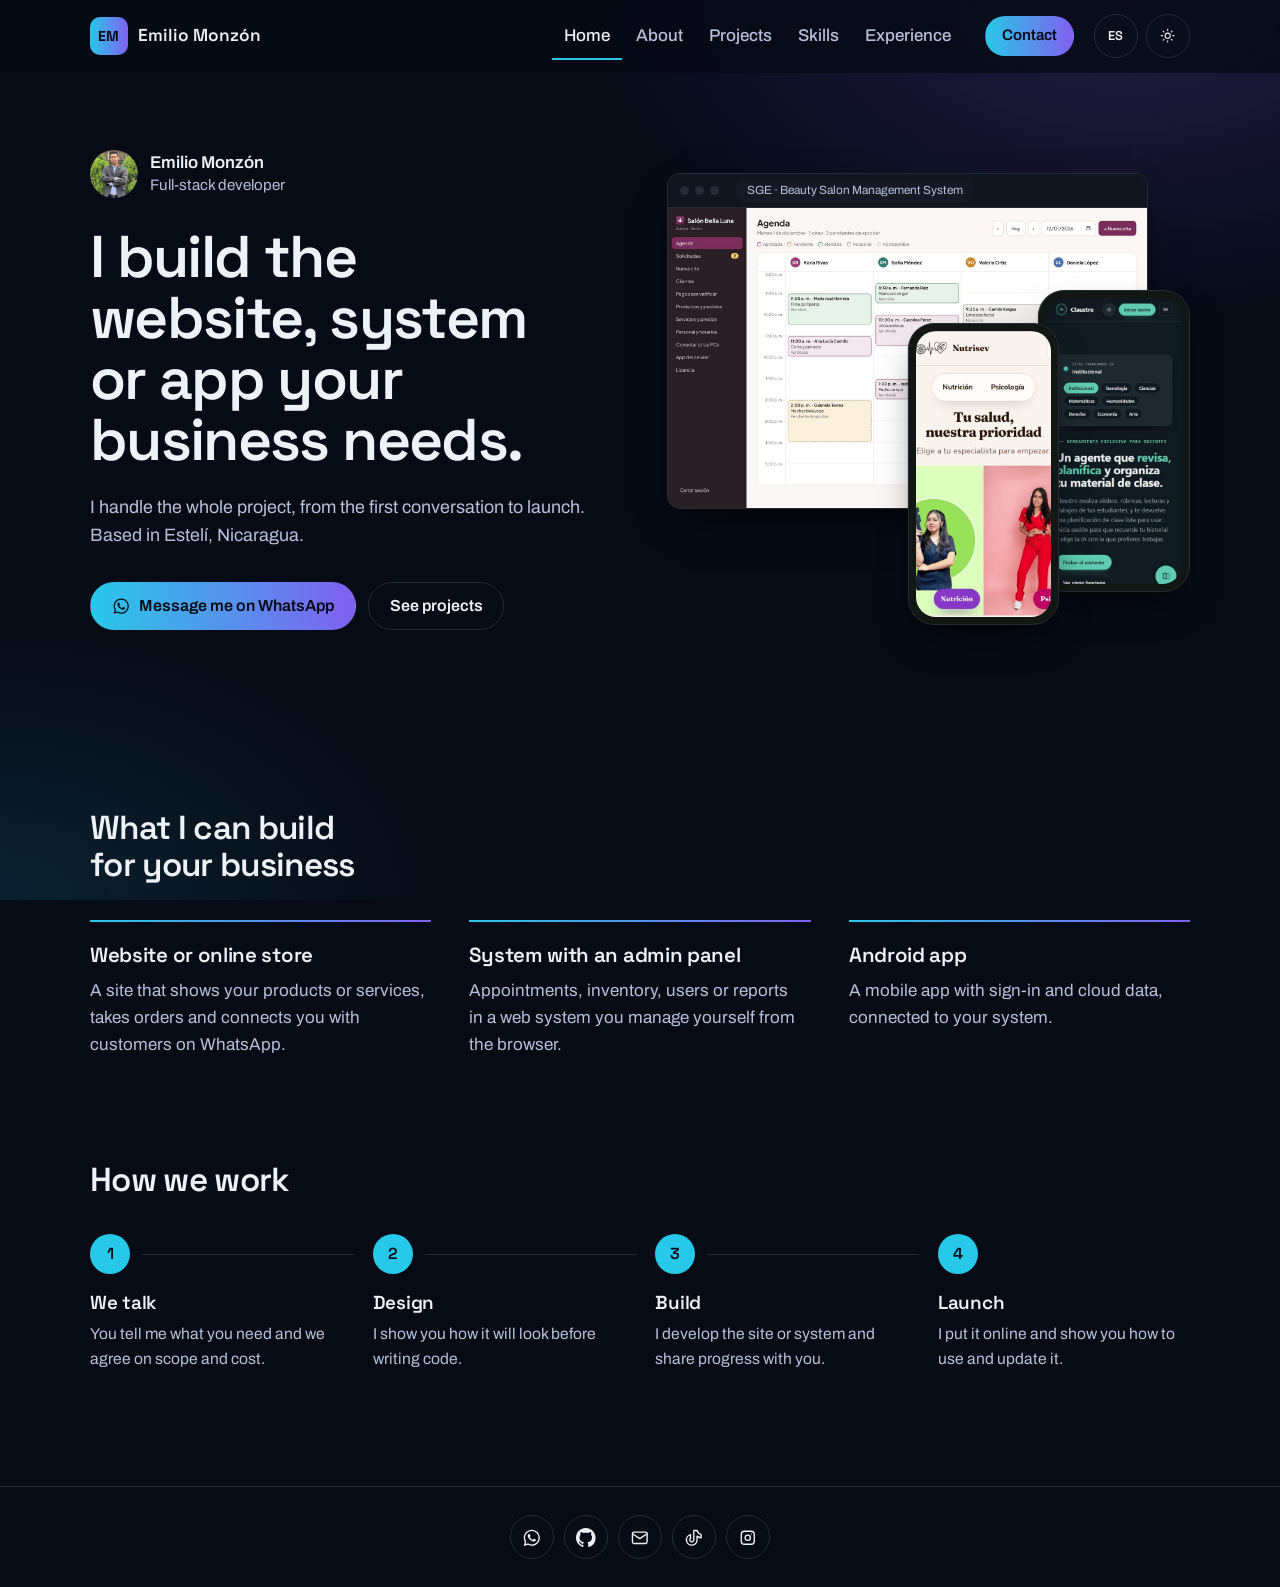
<file: index.html>
<!DOCTYPE html>
<html lang="es">
<head>
<meta charset="UTF-8">
<meta name="viewport" content="width=device-width, initial-scale=1, viewport-fit=cover">
<title>Emilio Monzón · Desarrollador web y móvil en Nicaragua</title>
<meta name="description" content="Construyo la web, el sistema o la app que tu negocio necesita: sitios, tiendas en línea, sistemas con panel de administración y apps Android. Estelí, Nicaragua.">
<link rel="canonical" href="https://www.slevenlio27.com/">
<meta property="og:type" content="website">
<meta property="og:locale" content="es_NI">
<meta property="og:site_name" content="Emilio Monzón">
<meta property="og:title" content="Emilio Monzón · Desarrollador web y móvil en Nicaragua">
<meta property="og:description" content="Construyo la web, el sistema o la app que tu negocio necesita: sitios, tiendas en línea, sistemas con panel de administración y apps Android. Estelí, Nicaragua.">
<meta property="og:url" content="https://www.slevenlio27.com/">
<meta property="og:image" content="https://www.slevenlio27.com/img/og.jpg?v=2">
<meta property="og:image:width" content="1200">
<meta property="og:image:height" content="630">
<meta property="og:image:alt" content="Emilio Monzón, desarrollador full stack, con capturas de sus proyectos">
<meta name="twitter:card" content="summary_large_image">
<meta name="twitter:image" content="https://www.slevenlio27.com/img/og.jpg?v=2">
<meta name="theme-color" content="#070B16">
<script>try{var m=localStorage.getItem("theme");if(m==="dark"||m==="light")document.documentElement.dataset.theme=m;}catch(e){}</script>
<link rel="preconnect" href="https://fonts.googleapis.com">
<link rel="preconnect" href="https://fonts.gstatic.com" crossorigin>
<link href="https://fonts.googleapis.com/css2?family=Archivo:wght@400;500;600&family=Space+Grotesk:wght@500;600;700&display=swap" rel="stylesheet">
<link rel="stylesheet" href="css/estilos.css">
<!--icon:start--><link rel="icon" href="data:image/svg+xml,<svg xmlns='http://www.w3.org/2000/svg' viewBox='0 0 32 32'><rect width='32' height='32' rx='8' fill='%2328C8E8'/><text x='16' y='21.5' font-family='Arial' font-weight='700' font-size='14' text-anchor='middle' fill='%23070B16'>EM</text></svg>"><!--icon:end-->
<!--ld:start--><script type="application/ld+json">{"@context":"https://schema.org","@graph":[{"@type":"WebSite","@id":"https://www.slevenlio27.com/#website","url":"https://www.slevenlio27.com/","name":"Emilio Monzón","inLanguage":"es","publisher":{"@id":"https://www.slevenlio27.com/#person"}},{"@type":"Person","@id":"https://www.slevenlio27.com/#person","name":"Emilio Monzón","jobTitle":"Desarrollador Full Stack","url":"https://www.slevenlio27.com/","image":"https://www.slevenlio27.com/img/subidas/whatsapp-image-2026-10-21-at-11-47-27-pm-1792648119784.jpg","description":"Emilio Monzón, desarrollador full stack: sitios web, sistemas y apps Android para negocios en Nicaragua.","address":{"@type":"PostalAddress","addressLocality":"Estelí","addressCountry":"NI"},"sameAs":["https://github.com/slevenlio27","https://www.tiktok.com/@slevenlio27","https://www.instagram.com/slevenlio27/?hl=es-la"],"knowsAbout":["Python","FastAPI","MySQL","PostgreSQL","React","Flutter","Git","Linux","VS Code","Supabase","Excel","Claude Code","Gemini"]},{"@type":"ProfessionalService","@id":"https://www.slevenlio27.com/#service","name":"Emilio Monzón · Desarrollo web y móvil","url":"https://www.slevenlio27.com/","image":"https://www.slevenlio27.com/img/og.jpg","description":"Emilio Monzón, desarrollador full stack: sitios web, sistemas y apps Android para negocios en Nicaragua.","founder":{"@id":"https://www.slevenlio27.com/#person"},"areaServed":{"@type":"Country","name":"Nicaragua"},"address":{"@type":"PostalAddress","addressLocality":"Estelí","addressCountry":"NI"},"email":"slevenlio27@gmail.com","telephone":"+50586036776","makesOffer":[{"@type":"Offer","itemOffered":{"@type":"Service","name":"Sitios web y tiendas en línea"}},{"@type":"Offer","itemOffered":{"@type":"Service","name":"Sistemas con panel de administración"}},{"@type":"Offer","itemOffered":{"@type":"Service","name":"Apps Android"}}]}]}</script><!--ld:end-->
</head>
<body data-page="inicio">
<a class="skip" href="#main">Saltar al contenido</a>
<div id="root"><!--pre:start--><header class="site-header" id="header">
  <div class="wrap header-row">
    <a class="brand" href="/" aria-label="Emilio Monzón, Inicio">
      <span class="brand-mark" aria-hidden="true">EM</span>
      <span class="brand-name">Emilio Monzón</span>
    </a>
    <nav class="nav" id="nav" aria-label="Secciones">
      <ul><li><a href="/" aria-current="page">Inicio</a></li><li><a href="/sobre-mi">Sobre mí</a></li><li><a href="/proyectos">Proyectos</a></li><li><a href="/habilidades">Habilidades</a></li><li><a href="/experiencia">Experiencia</a></li></ul>
      <a class="btn btn-cta btn-sm nav-cta" href="/contacto">Contacto</a>
      <div class="nav-tools"><button class="icon-btn" type="button" data-lang="" aria-label="View in English"><span class="lang-code">EN</span></button>
      <button class="icon-btn" type="button" data-theme-toggle="" aria-label="Activar modo claro"><svg viewBox="0 0 24 24" fill="none" stroke="currentColor" stroke-width="1.7" stroke-linecap="round" stroke-linejoin="round" aria-hidden="true"><circle cx="12" cy="12" r="4"></circle><path d="M12 2v2M12 20v2M4.9 4.9l1.4 1.4M17.7 17.7l1.4 1.4M2 12h2M20 12h2M4.9 19.1l1.4-1.4M17.7 6.3l1.4-1.4"></path></svg></button></div>
    </nav>
    <div class="header-tools">
      <div class="desk-tools"><button class="icon-btn" type="button" data-lang="" aria-label="View in English"><span class="lang-code">EN</span></button>
      <button class="icon-btn" type="button" data-theme-toggle="" aria-label="Activar modo claro"><svg viewBox="0 0 24 24" fill="none" stroke="currentColor" stroke-width="1.7" stroke-linecap="round" stroke-linejoin="round" aria-hidden="true"><circle cx="12" cy="12" r="4"></circle><path d="M12 2v2M12 20v2M4.9 4.9l1.4 1.4M17.7 17.7l1.4 1.4M2 12h2M20 12h2M4.9 19.1l1.4-1.4M17.7 6.3l1.4-1.4"></path></svg></button></div>
      <a class="btn btn-cta btn-sm mobile-cta" href="/contacto">Contacto</a>
      <button class="icon-btn menu-btn" type="button" data-menu="" aria-expanded="false" aria-controls="nav" aria-label="Menú"><svg viewBox="0 0 24 24" fill="none" stroke="currentColor" stroke-width="1.7" stroke-linecap="round" stroke-linejoin="round" aria-hidden="true"><path d="M4 7h16M4 12h16M4 17h16"></path></svg></button>
    </div>
  </div>
</header><main id="main" class="page page-inicio">
<section class="hero wrap">
  <div class="hero-copy">
    <p class="hero-who"><span class="avatar"><img src="img/subidas/whatsapp-image-2026-10-21-at-11-47-27-pm-1792648119784.jpg" alt="" onerror="this.remove()"></span><span><strong>Emilio Monzón</strong><span>Desarrollador Full Stack</span></span></p>
    <h1>Construyo la web, el sistema o la app que tu negocio necesita.</h1>
    <p class="lead">Me encargo de todo el proyecto, de la primera conversación a la publicación. Trabajo desde Estelí, Nicaragua.</p>
    <div class="hero-actions"><a class="btn btn-cta " href="https://wa.me/50586036776?text=Hola%20Emilio%2C%20vi%20tu%20portafolio%20y%20quiero%20hablar%20sobre%20un%20proyecto." target="_blank" rel="noopener"><svg viewBox="0 0 24 24" fill="currentColor" aria-hidden="true"><path d="M12.04 2C6.58 2 2.13 6.45 2.13 11.91c0 1.75.46 3.45 1.32 4.95L2.05 22l5.25-1.38a9.87 9.87 0 0 0 4.74 1.21c5.46 0 9.91-4.45 9.91-9.91S17.5 2 12.04 2Zm0 18.15c-1.48 0-2.93-.4-4.2-1.15l-.3-.18-3.12.82.83-3.04-.2-.31a8.2 8.2 0 0 1-1.26-4.38c0-4.54 3.7-8.24 8.25-8.24 4.54 0 8.24 3.7 8.24 8.24 0 4.55-3.7 8.24-8.24 8.24Zm4.52-6.16c-.25-.12-1.47-.72-1.69-.81-.23-.08-.39-.12-.56.13-.17.24-.64.8-.78.97-.15.17-.29.19-.54.06-.25-.12-1.05-.39-1.99-1.23-.74-.66-1.23-1.47-1.38-1.72-.14-.25-.01-.38.11-.5.11-.11.25-.29.37-.43.13-.15.17-.25.25-.42.08-.17.04-.31-.02-.43-.06-.13-.56-1.34-.76-1.84-.2-.48-.41-.42-.56-.43h-.48c-.17 0-.43.06-.66.31-.22.25-.86.85-.86 2.07 0 1.22.89 2.4 1.01 2.56.12.17 1.75 2.67 4.23 3.74.59.26 1.05.41 1.41.52.59.19 1.13.16 1.56.1.48-.07 1.47-.6 1.67-1.18.21-.58.21-1.07.15-1.18-.06-.1-.22-.16-.47-.28Z"></path></svg><span>Escríbeme por WhatsApp</span></a><a class="btn btn-ghost" href="/proyectos">Ver proyectos</a></div>
  </div>
  <div class="collage"><figure class="device browser c-wide">
      <div class="browser-bar" aria-hidden="true"><i></i><i></i><i></i><span>SGE · Sistema de Gestión Estética</span></div>
      <div class="browser-screen" style="--r:0.625"><span class="shot-initials" aria-hidden="true">S·</span><img src="img/subidas/sge-pc-agenda.jpg" alt="Captura de SGE · Sistema de Gestión Estética" loading="eager" decoding="async" onerror="this.remove()"></div></figure><figure class="device phone c-tall c-tall-1"><div class="phone-screen"><span class="shot-initials" aria-hidden="true">C</span><img src="img/subidas/claustro-movil.jpg" alt="Captura de Claustro" loading="eager" decoding="async" onerror="this.remove()"></div></figure><figure class="device phone c-tall c-tall-2"><div class="phone-screen"><span class="shot-initials" aria-hidden="true">N</span><img src="img/subidas/506060-1795162133405.jpg" alt="Captura de Nutrisev" loading="eager" decoding="async" onerror="this.remove()"></div></figure></div>
</section>
<section class="block wrap" aria-labelledby="svc-title">
  <h2 id="svc-title" class="block-title">Qué puedo hacer por tu negocio</h2>
  <ul class="services"><li><h3>Sitio web o tienda en línea</h3><p>Una página que muestra tus productos o servicios, recibe pedidos y te conecta con tus clientes por WhatsApp.</p></li><li><h3>Sistema con panel de administración</h3><p>Citas, inventario, usuarios o reportes en un sistema web que tú mismo administras desde el navegador.</p></li><li><h3>App Android</h3><p>Una aplicación móvil con inicio de sesión y datos en la nube, conectada a tu sistema.</p></li></ul>
</section>
<section class="block wrap" aria-labelledby="proc-title">
  <h2 id="proc-title" class="block-title">Cómo trabajamos</h2>
  <ol class="process"><li><h3>Conversamos</h3><p>Me cuentas qué necesitas y definimos juntos el alcance y el costo.</p></li><li><h3>Diseño</h3><p>Te muestro cómo se verá antes de empezar a programar.</p></li><li><h3>Construyo</h3><p>Desarrollo el sitio o el sistema y te enseño los avances.</p></li><li><h3>Publico</h3><p>Lo dejo en línea y te explico cómo usarlo y actualizarlo.</p></li></ol>
</section></main><footer class="site-footer"><div class="wrap footer-row"><ul class="socials "><li><a href="https://wa.me/50586036776?text=Hola%20Emilio%2C%20vi%20tu%20portafolio%20y%20quiero%20hablar%20sobre%20un%20proyecto." aria-label="WhatsApp" target="_blank" rel="noopener"><svg viewBox="0 0 24 24" fill="currentColor" aria-hidden="true"><path d="M12.04 2C6.58 2 2.13 6.45 2.13 11.91c0 1.75.46 3.45 1.32 4.95L2.05 22l5.25-1.38a9.87 9.87 0 0 0 4.74 1.21c5.46 0 9.91-4.45 9.91-9.91S17.5 2 12.04 2Zm0 18.15c-1.48 0-2.93-.4-4.2-1.15l-.3-.18-3.12.82.83-3.04-.2-.31a8.2 8.2 0 0 1-1.26-4.38c0-4.54 3.7-8.24 8.25-8.24 4.54 0 8.24 3.7 8.24 8.24 0 4.55-3.7 8.24-8.24 8.24Zm4.52-6.16c-.25-.12-1.47-.72-1.69-.81-.23-.08-.39-.12-.56.13-.17.24-.64.8-.78.97-.15.17-.29.19-.54.06-.25-.12-1.05-.39-1.99-1.23-.74-.66-1.23-1.47-1.38-1.72-.14-.25-.01-.38.11-.5.11-.11.25-.29.37-.43.13-.15.17-.25.25-.42.08-.17.04-.31-.02-.43-.06-.13-.56-1.34-.76-1.84-.2-.48-.41-.42-.56-.43h-.48c-.17 0-.43.06-.66.31-.22.25-.86.85-.86 2.07 0 1.22.89 2.4 1.01 2.56.12.17 1.75 2.67 4.23 3.74.59.26 1.05.41 1.41.52.59.19 1.13.16 1.56.1.48-.07 1.47-.6 1.67-1.18.21-.58.21-1.07.15-1.18-.06-.1-.22-.16-.47-.28Z"></path></svg></a></li><li><a href="https://github.com/slevenlio27" aria-label="GitHub" target="_blank" rel="noopener"><svg viewBox="0 0 16 16" fill="currentColor" aria-hidden="true"><path d="M8 0C3.58 0 0 3.58 0 8c0 3.54 2.29 6.53 5.47 7.59.4.07.55-.17.55-.38 0-.19-.01-.82-.01-1.49-2.01.37-2.53-.49-2.69-.94-.09-.23-.48-.94-.82-1.13-.28-.15-.68-.52-.01-.53.63-.01 1.08.58 1.23.82.72 1.21 1.87.87 2.33.66.07-.52.28-.87.51-1.07-1.78-.2-3.64-.89-3.64-3.95 0-.87.31-1.59.82-2.15-.08-.2-.36-1.02.08-2.12 0 0 .67-.21 2.2.82.64-.18 1.32-.27 2-.27.68 0 1.36.09 2 .27 1.53-1.04 2.2-.82 2.2-.82.44 1.1.16 1.92.08 2.12.51.56.82 1.27.82 2.15 0 3.07-1.87 3.75-3.65 3.95.29.25.54.73.54 1.48 0 1.07-.01 1.93-.01 2.2 0 .21.15.46.55.38A8.01 8.01 0 0 0 16 8c0-4.42-3.58-8-8-8z"></path></svg></a></li><li><a href="mailto:slevenlio27@gmail.com" aria-label="Email"><svg viewBox="0 0 24 24" fill="none" stroke="currentColor" stroke-width="1.7" stroke-linecap="round" stroke-linejoin="round" aria-hidden="true"><rect x="3" y="5" width="18" height="14" rx="2"></rect><path d="m3 7 9 6 9-6"></path></svg></a></li><li><a href="https://www.tiktok.com/@slevenlio27" aria-label="TikTok" target="_blank" rel="noopener"><svg viewBox="0 0 24 24" fill="none" stroke="currentColor" stroke-width="1.7" stroke-linecap="round" stroke-linejoin="round" aria-hidden="true"><path d="M21 7.9v4a10 10 0 0 1-5-1.9v4.5a6.5 6.5 0 1 1-8-6.3v4.3a2.5 2.5 0 1 0 4 2V3h4.1A6 6 0 0 0 21 7.9z"></path></svg></a></li><li><a href="https://www.instagram.com/slevenlio27/?hl=es-la" aria-label="Instagram" target="_blank" rel="noopener"><svg viewBox="0 0 24 24" fill="none" stroke="currentColor" stroke-width="1.7" stroke-linecap="round" stroke-linejoin="round" aria-hidden="true"><rect x="4" y="4" width="16" height="16" rx="4"></rect><circle cx="12" cy="12" r="3.2"></circle><path d="M16.5 7.5v.01"></path></svg></a></li></ul></div></footer><!--pre:end--></div>
<noscript><p style="padding:2rem">Este sitio necesita JavaScript para mostrar su contenido.</p></noscript>
<script src="js/app.js"></script>
</body>
</html>
</file>
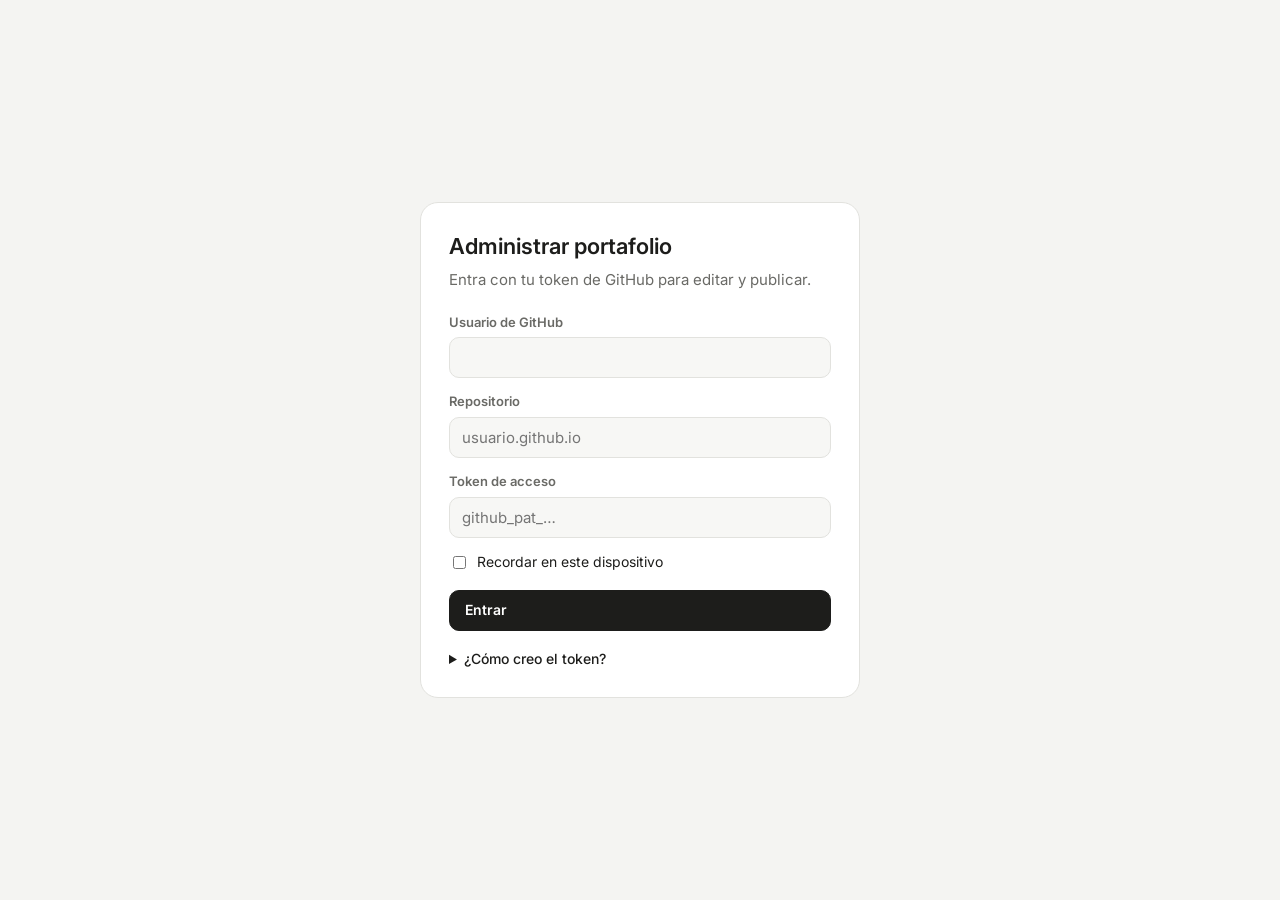
<file: admin.html>
<!DOCTYPE html>
<html lang="es">
<head>
<meta charset="UTF-8">
<meta name="viewport" content="width=device-width, initial-scale=1, viewport-fit=cover">
<meta name="robots" content="noindex, nofollow">
<title>Administrar portafolio</title>
<link rel="preconnect" href="https://fonts.googleapis.com">
<link rel="preconnect" href="https://fonts.gstatic.com" crossorigin>
<link href="https://fonts.googleapis.com/css2?family=Inter:wght@400;500;600&display=swap" rel="stylesheet">
<link rel="stylesheet" href="css/admin.css">
<link rel="icon" href="data:image/svg+xml,<svg xmlns='http://www.w3.org/2000/svg' viewBox='0 0 100 100'><text y='.9em' font-size='90'>🛠️</text></svg>">
</head>
<body>
<div id="app"></div>
<script src="js/admin.js"></script>
</body>
</html>
</file>
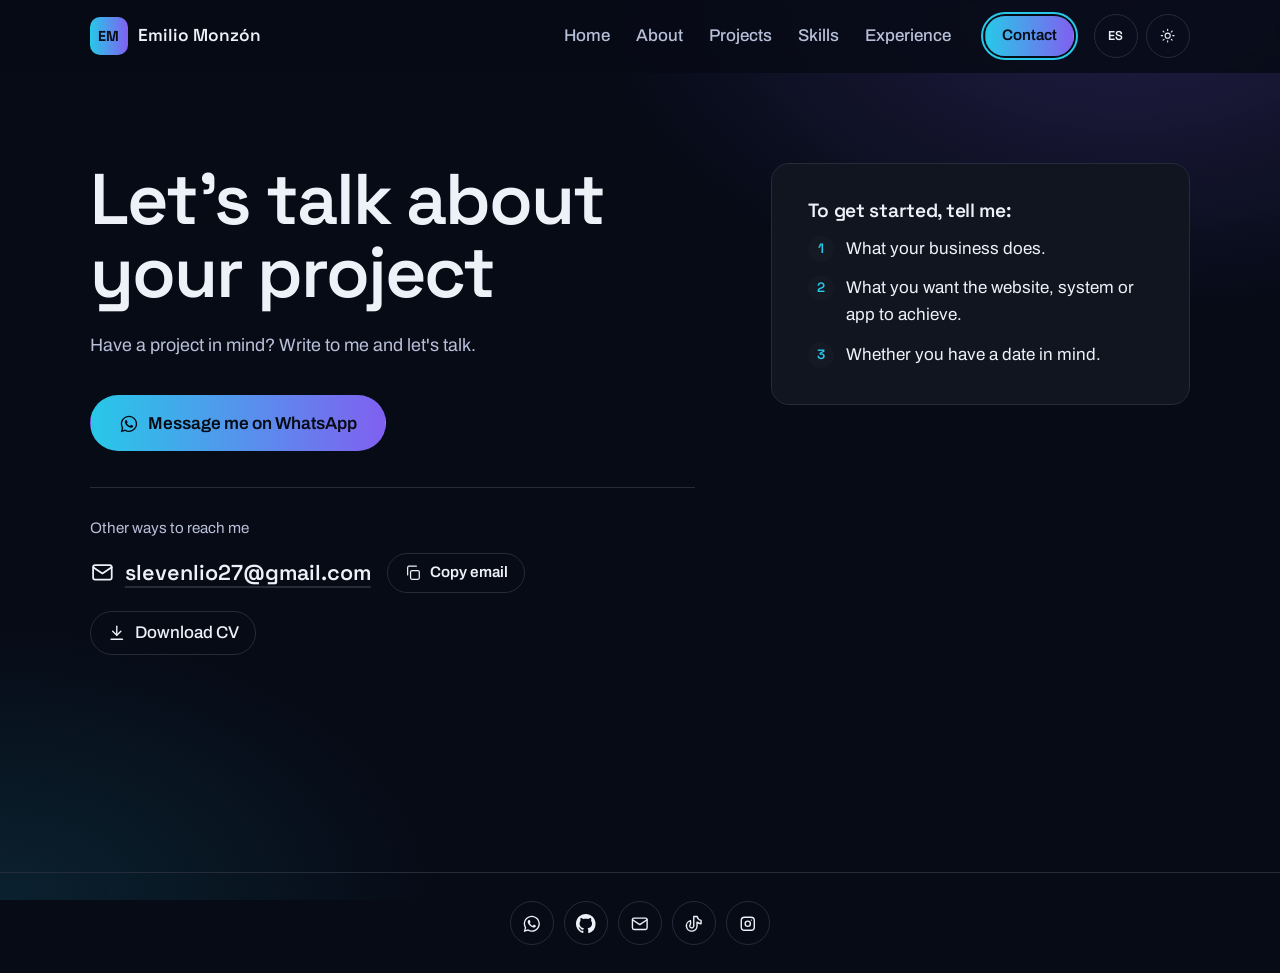
<file: contacto.html>
<!DOCTYPE html>
<html lang="es">
<head>
<meta charset="UTF-8">
<meta name="viewport" content="width=device-width, initial-scale=1, viewport-fit=cover">
<title>Contacto · Cotiza tu sitio web, sistema o app · Emilio Monzón</title>
<meta name="description" content="Cuéntame qué necesita tu negocio y lo construimos. Escríbeme por WhatsApp al +505 8603 6776 o por correo para cotizar tu sitio, sistema o app en Nicaragua.">
<link rel="canonical" href="https://www.slevenlio27.com/contacto">
<meta property="og:type" content="website">
<meta property="og:locale" content="es_NI">
<meta property="og:site_name" content="Emilio Monzón">
<meta property="og:title" content="Contacto · Cotiza tu sitio web, sistema o app · Emilio Monzón">
<meta property="og:description" content="Cuéntame qué necesita tu negocio y lo construimos. Escríbeme por WhatsApp al +505 8603 6776 o por correo para cotizar tu sitio, sistema o app en Nicaragua.">
<meta property="og:url" content="https://www.slevenlio27.com/contacto">
<meta property="og:image" content="https://www.slevenlio27.com/img/og.jpg?v=2">
<meta property="og:image:width" content="1200">
<meta property="og:image:height" content="630">
<meta property="og:image:alt" content="Emilio Monzón, desarrollador full stack, con capturas de sus proyectos">
<meta name="twitter:card" content="summary_large_image">
<meta name="twitter:image" content="https://www.slevenlio27.com/img/og.jpg?v=2">
<meta name="theme-color" content="#070B16">
<script>try{var m=localStorage.getItem("theme");if(m==="dark"||m==="light")document.documentElement.dataset.theme=m;}catch(e){}</script>
<link rel="preconnect" href="https://fonts.googleapis.com">
<link rel="preconnect" href="https://fonts.gstatic.com" crossorigin>
<link href="https://fonts.googleapis.com/css2?family=Archivo:wght@400;500;600&family=Space+Grotesk:wght@500;600;700&display=swap" rel="stylesheet">
<link rel="stylesheet" href="css/estilos.css">
<!--icon:start--><link rel="icon" href="data:image/svg+xml,<svg xmlns='http://www.w3.org/2000/svg' viewBox='0 0 32 32'><rect width='32' height='32' rx='8' fill='%2328C8E8'/><text x='16' y='21.5' font-family='Arial' font-weight='700' font-size='14' text-anchor='middle' fill='%23070B16'>EM</text></svg>"><!--icon:end-->
<!--ld:start--><script type="application/ld+json">{"@context":"https://schema.org","@graph":[{"@type":"WebSite","@id":"https://www.slevenlio27.com/#website","url":"https://www.slevenlio27.com/","name":"Emilio Monzón","inLanguage":"es","publisher":{"@id":"https://www.slevenlio27.com/#person"}},{"@type":"Person","@id":"https://www.slevenlio27.com/#person","name":"Emilio Monzón","jobTitle":"Desarrollador Full Stack","url":"https://www.slevenlio27.com/","image":"https://www.slevenlio27.com/img/subidas/whatsapp-image-2026-10-21-at-11-47-27-pm-1792648119784.jpg","description":"Emilio Monzón, desarrollador full stack: sitios web, sistemas y apps Android para negocios en Nicaragua.","address":{"@type":"PostalAddress","addressLocality":"Estelí","addressCountry":"NI"},"sameAs":["https://github.com/slevenlio27","https://www.tiktok.com/@slevenlio27","https://www.instagram.com/slevenlio27/?hl=es-la"],"knowsAbout":["Python","FastAPI","MySQL","PostgreSQL","React","Flutter","Git","Linux","VS Code","Supabase","Excel","Claude Code","Gemini"]},{"@type":"ProfessionalService","@id":"https://www.slevenlio27.com/#service","name":"Emilio Monzón · Desarrollo web y móvil","url":"https://www.slevenlio27.com/","image":"https://www.slevenlio27.com/img/og.jpg","description":"Emilio Monzón, desarrollador full stack: sitios web, sistemas y apps Android para negocios en Nicaragua.","founder":{"@id":"https://www.slevenlio27.com/#person"},"areaServed":{"@type":"Country","name":"Nicaragua"},"address":{"@type":"PostalAddress","addressLocality":"Estelí","addressCountry":"NI"},"email":"slevenlio27@gmail.com","telephone":"+50586036776","makesOffer":[{"@type":"Offer","itemOffered":{"@type":"Service","name":"Sitios web y tiendas en línea"}},{"@type":"Offer","itemOffered":{"@type":"Service","name":"Sistemas con panel de administración"}},{"@type":"Offer","itemOffered":{"@type":"Service","name":"Apps Android"}}]},{"@type":"BreadcrumbList","itemListElement":[{"@type":"ListItem","position":1,"name":"Inicio","item":"https://www.slevenlio27.com/"},{"@type":"ListItem","position":2,"name":"Contacto","item":"https://www.slevenlio27.com/contacto"}]}]}</script><!--ld:end-->
</head>
<body data-page="contacto">
<a class="skip" href="#main">Saltar al contenido</a>
<div id="root"><!--pre:start--><header class="site-header" id="header">
  <div class="wrap header-row">
    <a class="brand" href="/" aria-label="Emilio Monzón, Inicio">
      <span class="brand-mark" aria-hidden="true">EM</span>
      <span class="brand-name">Emilio Monzón</span>
    </a>
    <nav class="nav" id="nav" aria-label="Secciones">
      <ul><li><a href="/">Inicio</a></li><li><a href="/sobre-mi">Sobre mí</a></li><li><a href="/proyectos">Proyectos</a></li><li><a href="/habilidades">Habilidades</a></li><li><a href="/experiencia">Experiencia</a></li></ul>
      <a class="btn btn-cta btn-sm nav-cta" href="/contacto" aria-current="page">Contacto</a>
      <div class="nav-tools"><button class="icon-btn" type="button" data-lang="" aria-label="View in English"><span class="lang-code">EN</span></button>
      <button class="icon-btn" type="button" data-theme-toggle="" aria-label="Activar modo claro"><svg viewBox="0 0 24 24" fill="none" stroke="currentColor" stroke-width="1.7" stroke-linecap="round" stroke-linejoin="round" aria-hidden="true"><circle cx="12" cy="12" r="4"></circle><path d="M12 2v2M12 20v2M4.9 4.9l1.4 1.4M17.7 17.7l1.4 1.4M2 12h2M20 12h2M4.9 19.1l1.4-1.4M17.7 6.3l1.4-1.4"></path></svg></button></div>
    </nav>
    <div class="header-tools">
      <div class="desk-tools"><button class="icon-btn" type="button" data-lang="" aria-label="View in English"><span class="lang-code">EN</span></button>
      <button class="icon-btn" type="button" data-theme-toggle="" aria-label="Activar modo claro"><svg viewBox="0 0 24 24" fill="none" stroke="currentColor" stroke-width="1.7" stroke-linecap="round" stroke-linejoin="round" aria-hidden="true"><circle cx="12" cy="12" r="4"></circle><path d="M12 2v2M12 20v2M4.9 4.9l1.4 1.4M17.7 17.7l1.4 1.4M2 12h2M20 12h2M4.9 19.1l1.4-1.4M17.7 6.3l1.4-1.4"></path></svg></button></div>
      <a class="btn btn-cta btn-sm mobile-cta" href="/contacto" aria-current="page">Contacto</a>
      <button class="icon-btn menu-btn" type="button" data-menu="" aria-expanded="false" aria-controls="nav" aria-label="Menú"><svg viewBox="0 0 24 24" fill="none" stroke="currentColor" stroke-width="1.7" stroke-linecap="round" stroke-linejoin="round" aria-hidden="true"><path d="M4 7h16M4 12h16M4 17h16"></path></svg></button>
    </div>
  </div>
</header><main id="main" class="page page-contacto"><section class="wrap contact">
  <div class="contact-main">
    <h1>Hablemos de tu proyecto</h1>
    <p class="lead">¿Tienes un proyecto que deseas realizar? Escríbeme y conversemos.</p>
    <div class="contact-actions"><a class="btn btn-cta btn-lg" href="https://wa.me/50586036776?text=Hola%20Emilio%2C%20vi%20tu%20portafolio%20y%20quiero%20hablar%20sobre%20un%20proyecto." target="_blank" rel="noopener"><svg viewBox="0 0 24 24" fill="currentColor" aria-hidden="true"><path d="M12.04 2C6.58 2 2.13 6.45 2.13 11.91c0 1.75.46 3.45 1.32 4.95L2.05 22l5.25-1.38a9.87 9.87 0 0 0 4.74 1.21c5.46 0 9.91-4.45 9.91-9.91S17.5 2 12.04 2Zm0 18.15c-1.48 0-2.93-.4-4.2-1.15l-.3-.18-3.12.82.83-3.04-.2-.31a8.2 8.2 0 0 1-1.26-4.38c0-4.54 3.7-8.24 8.25-8.24 4.54 0 8.24 3.7 8.24 8.24 0 4.55-3.7 8.24-8.24 8.24Zm4.52-6.16c-.25-.12-1.47-.72-1.69-.81-.23-.08-.39-.12-.56.13-.17.24-.64.8-.78.97-.15.17-.29.19-.54.06-.25-.12-1.05-.39-1.99-1.23-.74-.66-1.23-1.47-1.38-1.72-.14-.25-.01-.38.11-.5.11-.11.25-.29.37-.43.13-.15.17-.25.25-.42.08-.17.04-.31-.02-.43-.06-.13-.56-1.34-.76-1.84-.2-.48-.41-.42-.56-.43h-.48c-.17 0-.43.06-.66.31-.22.25-.86.85-.86 2.07 0 1.22.89 2.4 1.01 2.56.12.17 1.75 2.67 4.23 3.74.59.26 1.05.41 1.41.52.59.19 1.13.16 1.56.1.48-.07 1.47-.6 1.67-1.18.21-.58.21-1.07.15-1.18-.06-.1-.22-.16-.47-.28Z"></path></svg><span>Escríbeme por WhatsApp</span></a></div>
    <div class="email-row"><p class="contact-alt">Otras formas de contacto</p>
      <a class="email-link" href="mailto:slevenlio27@gmail.com"><svg viewBox="0 0 24 24" fill="none" stroke="currentColor" stroke-width="1.7" stroke-linecap="round" stroke-linejoin="round" aria-hidden="true"><rect x="3" y="5" width="18" height="14" rx="2"></rect><path d="m3 7 9 6 9-6"></path></svg><span>slevenlio27@gmail.com</span></a>
      <button class="btn btn-ghost btn-sm" type="button" data-copy=""><svg viewBox="0 0 24 24" fill="none" stroke="currentColor" stroke-width="1.7" stroke-linecap="round" stroke-linejoin="round" aria-hidden="true"><rect x="9" y="9" width="12" height="12" rx="2"></rect><path d="M5 15V5a2 2 0 0 1 2-2h10"></path></svg><span>Copiar correo</span></button>
      <span class="visually-hidden" role="status" aria-live="polite" data-copy-status=""></span>
    </div>
    <ul class="contact-more"><li><a href="archivos/cv-norman-peralta-1795742427002.pdf" download="CV_Norman_Peralta.pdf"><svg viewBox="0 0 24 24" fill="none" stroke="currentColor" stroke-width="1.7" stroke-linecap="round" stroke-linejoin="round" aria-hidden="true"><path d="M12 4v11"></path><path d="m7 10 5 5 5-5"></path><path d="M5 20h14"></path></svg><span>Descargar CV</span></a></li></ul>
  </div>
  <aside class="brief" aria-labelledby="brief-title">
    <h2 id="brief-title">Para empezar, cuéntame:</h2>
    <ol><li>A qué se dedica tu negocio.</li><li>Qué quieres lograr con la web, el sistema o la app.</li><li>Si tienes una fecha en mente.</li></ol>
  </aside>
</section></main><footer class="site-footer"><div class="wrap footer-row"><ul class="socials "><li><a href="https://wa.me/50586036776?text=Hola%20Emilio%2C%20vi%20tu%20portafolio%20y%20quiero%20hablar%20sobre%20un%20proyecto." aria-label="WhatsApp" target="_blank" rel="noopener"><svg viewBox="0 0 24 24" fill="currentColor" aria-hidden="true"><path d="M12.04 2C6.58 2 2.13 6.45 2.13 11.91c0 1.75.46 3.45 1.32 4.95L2.05 22l5.25-1.38a9.87 9.87 0 0 0 4.74 1.21c5.46 0 9.91-4.45 9.91-9.91S17.5 2 12.04 2Zm0 18.15c-1.48 0-2.93-.4-4.2-1.15l-.3-.18-3.12.82.83-3.04-.2-.31a8.2 8.2 0 0 1-1.26-4.38c0-4.54 3.7-8.24 8.25-8.24 4.54 0 8.24 3.7 8.24 8.24 0 4.55-3.7 8.24-8.24 8.24Zm4.52-6.16c-.25-.12-1.47-.72-1.69-.81-.23-.08-.39-.12-.56.13-.17.24-.64.8-.78.97-.15.17-.29.19-.54.06-.25-.12-1.05-.39-1.99-1.23-.74-.66-1.23-1.47-1.38-1.72-.14-.25-.01-.38.11-.5.11-.11.25-.29.37-.43.13-.15.17-.25.25-.42.08-.17.04-.31-.02-.43-.06-.13-.56-1.34-.76-1.84-.2-.48-.41-.42-.56-.43h-.48c-.17 0-.43.06-.66.31-.22.25-.86.85-.86 2.07 0 1.22.89 2.4 1.01 2.56.12.17 1.75 2.67 4.23 3.74.59.26 1.05.41 1.41.52.59.19 1.13.16 1.56.1.48-.07 1.47-.6 1.67-1.18.21-.58.21-1.07.15-1.18-.06-.1-.22-.16-.47-.28Z"></path></svg></a></li><li><a href="https://github.com/slevenlio27" aria-label="GitHub" target="_blank" rel="noopener"><svg viewBox="0 0 16 16" fill="currentColor" aria-hidden="true"><path d="M8 0C3.58 0 0 3.58 0 8c0 3.54 2.29 6.53 5.47 7.59.4.07.55-.17.55-.38 0-.19-.01-.82-.01-1.49-2.01.37-2.53-.49-2.69-.94-.09-.23-.48-.94-.82-1.13-.28-.15-.68-.52-.01-.53.63-.01 1.08.58 1.23.82.72 1.21 1.87.87 2.33.66.07-.52.28-.87.51-1.07-1.78-.2-3.64-.89-3.64-3.95 0-.87.31-1.59.82-2.15-.08-.2-.36-1.02.08-2.12 0 0 .67-.21 2.2.82.64-.18 1.32-.27 2-.27.68 0 1.36.09 2 .27 1.53-1.04 2.2-.82 2.2-.82.44 1.1.16 1.92.08 2.12.51.56.82 1.27.82 2.15 0 3.07-1.87 3.75-3.65 3.95.29.25.54.73.54 1.48 0 1.07-.01 1.93-.01 2.2 0 .21.15.46.55.38A8.01 8.01 0 0 0 16 8c0-4.42-3.58-8-8-8z"></path></svg></a></li><li><a href="mailto:slevenlio27@gmail.com" aria-label="Email"><svg viewBox="0 0 24 24" fill="none" stroke="currentColor" stroke-width="1.7" stroke-linecap="round" stroke-linejoin="round" aria-hidden="true"><rect x="3" y="5" width="18" height="14" rx="2"></rect><path d="m3 7 9 6 9-6"></path></svg></a></li><li><a href="https://www.tiktok.com/@slevenlio27" aria-label="TikTok" target="_blank" rel="noopener"><svg viewBox="0 0 24 24" fill="none" stroke="currentColor" stroke-width="1.7" stroke-linecap="round" stroke-linejoin="round" aria-hidden="true"><path d="M21 7.9v4a10 10 0 0 1-5-1.9v4.5a6.5 6.5 0 1 1-8-6.3v4.3a2.5 2.5 0 1 0 4 2V3h4.1A6 6 0 0 0 21 7.9z"></path></svg></a></li><li><a href="https://www.instagram.com/slevenlio27/?hl=es-la" aria-label="Instagram" target="_blank" rel="noopener"><svg viewBox="0 0 24 24" fill="none" stroke="currentColor" stroke-width="1.7" stroke-linecap="round" stroke-linejoin="round" aria-hidden="true"><rect x="4" y="4" width="16" height="16" rx="4"></rect><circle cx="12" cy="12" r="3.2"></circle><path d="M16.5 7.5v.01"></path></svg></a></li></ul></div></footer><!--pre:end--></div>
<noscript><p style="padding:2rem">Este sitio necesita JavaScript para mostrar su contenido.</p></noscript>
<script src="js/app.js"></script>
</body>
</html>
</file>
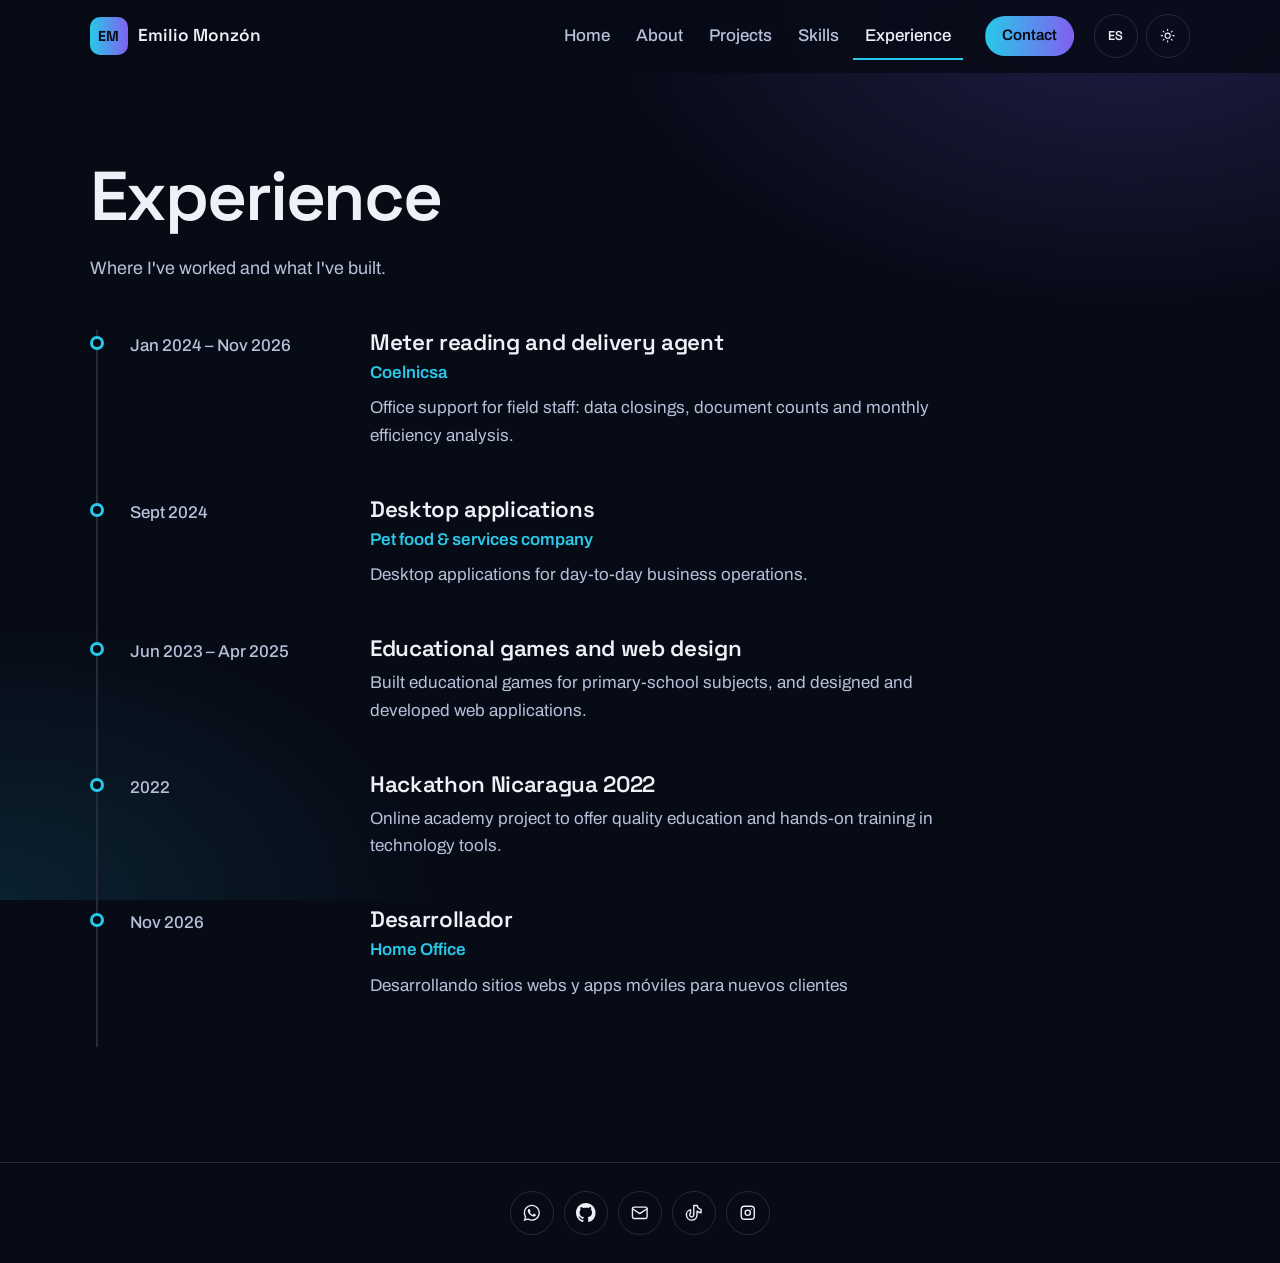
<file: experiencia.html>
<!DOCTYPE html>
<html lang="es">
<head>
<meta charset="UTF-8">
<meta name="viewport" content="width=device-width, initial-scale=1, viewport-fit=cover">
<title>Experiencia · Emilio Monzón, desarrollador web y móvil</title>
<meta name="description" content="Experiencia profesional y proyectos de Emilio Monzón: dónde ha trabajado y qué ha construido como desarrollador full stack en Estelí, Nicaragua.">
<link rel="canonical" href="https://www.slevenlio27.com/experiencia">
<meta property="og:type" content="website">
<meta property="og:locale" content="es_NI">
<meta property="og:site_name" content="Emilio Monzón">
<meta property="og:title" content="Experiencia · Emilio Monzón, desarrollador web y móvil">
<meta property="og:description" content="Experiencia profesional y proyectos de Emilio Monzón: dónde ha trabajado y qué ha construido como desarrollador full stack en Estelí, Nicaragua.">
<meta property="og:url" content="https://www.slevenlio27.com/experiencia">
<meta property="og:image" content="https://www.slevenlio27.com/img/og.jpg?v=2">
<meta property="og:image:width" content="1200">
<meta property="og:image:height" content="630">
<meta property="og:image:alt" content="Emilio Monzón, desarrollador full stack, con capturas de sus proyectos">
<meta name="twitter:card" content="summary_large_image">
<meta name="twitter:image" content="https://www.slevenlio27.com/img/og.jpg?v=2">
<meta name="theme-color" content="#070B16">
<script>try{var m=localStorage.getItem("theme");if(m==="dark"||m==="light")document.documentElement.dataset.theme=m;}catch(e){}</script>
<link rel="preconnect" href="https://fonts.googleapis.com">
<link rel="preconnect" href="https://fonts.gstatic.com" crossorigin>
<link href="https://fonts.googleapis.com/css2?family=Archivo:wght@400;500;600&family=Space+Grotesk:wght@500;600;700&display=swap" rel="stylesheet">
<link rel="stylesheet" href="css/estilos.css">
<!--icon:start--><link rel="icon" href="data:image/svg+xml,<svg xmlns='http://www.w3.org/2000/svg' viewBox='0 0 32 32'><rect width='32' height='32' rx='8' fill='%2328C8E8'/><text x='16' y='21.5' font-family='Arial' font-weight='700' font-size='14' text-anchor='middle' fill='%23070B16'>EM</text></svg>"><!--icon:end-->
<!--ld:start--><script type="application/ld+json">{"@context":"https://schema.org","@graph":[{"@type":"WebSite","@id":"https://www.slevenlio27.com/#website","url":"https://www.slevenlio27.com/","name":"Emilio Monzón","inLanguage":"es","publisher":{"@id":"https://www.slevenlio27.com/#person"}},{"@type":"Person","@id":"https://www.slevenlio27.com/#person","name":"Emilio Monzón","jobTitle":"Desarrollador Full Stack","url":"https://www.slevenlio27.com/","image":"https://www.slevenlio27.com/img/subidas/whatsapp-image-2026-10-21-at-11-47-27-pm-1792648119784.jpg","description":"Emilio Monzón, desarrollador full stack: sitios web, sistemas y apps Android para negocios en Nicaragua.","address":{"@type":"PostalAddress","addressLocality":"Estelí","addressCountry":"NI"},"sameAs":["https://github.com/slevenlio27","https://www.tiktok.com/@slevenlio27","https://www.instagram.com/slevenlio27/?hl=es-la"],"knowsAbout":["Python","FastAPI","MySQL","PostgreSQL","React","Flutter","Git","Linux","VS Code","Supabase","Excel","Claude Code","Gemini"]},{"@type":"ProfessionalService","@id":"https://www.slevenlio27.com/#service","name":"Emilio Monzón · Desarrollo web y móvil","url":"https://www.slevenlio27.com/","image":"https://www.slevenlio27.com/img/og.jpg","description":"Emilio Monzón, desarrollador full stack: sitios web, sistemas y apps Android para negocios en Nicaragua.","founder":{"@id":"https://www.slevenlio27.com/#person"},"areaServed":{"@type":"Country","name":"Nicaragua"},"address":{"@type":"PostalAddress","addressLocality":"Estelí","addressCountry":"NI"},"email":"slevenlio27@gmail.com","telephone":"+50586036776","makesOffer":[{"@type":"Offer","itemOffered":{"@type":"Service","name":"Sitios web y tiendas en línea"}},{"@type":"Offer","itemOffered":{"@type":"Service","name":"Sistemas con panel de administración"}},{"@type":"Offer","itemOffered":{"@type":"Service","name":"Apps Android"}}]},{"@type":"BreadcrumbList","itemListElement":[{"@type":"ListItem","position":1,"name":"Inicio","item":"https://www.slevenlio27.com/"},{"@type":"ListItem","position":2,"name":"Experiencia","item":"https://www.slevenlio27.com/experiencia"}]}]}</script><!--ld:end-->
</head>
<body data-page="experiencia">
<a class="skip" href="#main">Saltar al contenido</a>
<div id="root"><!--pre:start--><header class="site-header" id="header">
  <div class="wrap header-row">
    <a class="brand" href="/" aria-label="Emilio Monzón, Inicio">
      <span class="brand-mark" aria-hidden="true">EM</span>
      <span class="brand-name">Emilio Monzón</span>
    </a>
    <nav class="nav" id="nav" aria-label="Secciones">
      <ul><li><a href="/">Inicio</a></li><li><a href="/sobre-mi">Sobre mí</a></li><li><a href="/proyectos">Proyectos</a></li><li><a href="/habilidades">Habilidades</a></li><li><a href="/experiencia" aria-current="page">Experiencia</a></li></ul>
      <a class="btn btn-cta btn-sm nav-cta" href="/contacto">Contacto</a>
      <div class="nav-tools"><button class="icon-btn" type="button" data-lang="" aria-label="View in English"><span class="lang-code">EN</span></button>
      <button class="icon-btn" type="button" data-theme-toggle="" aria-label="Activar modo claro"><svg viewBox="0 0 24 24" fill="none" stroke="currentColor" stroke-width="1.7" stroke-linecap="round" stroke-linejoin="round" aria-hidden="true"><circle cx="12" cy="12" r="4"></circle><path d="M12 2v2M12 20v2M4.9 4.9l1.4 1.4M17.7 17.7l1.4 1.4M2 12h2M20 12h2M4.9 19.1l1.4-1.4M17.7 6.3l1.4-1.4"></path></svg></button></div>
    </nav>
    <div class="header-tools">
      <div class="desk-tools"><button class="icon-btn" type="button" data-lang="" aria-label="View in English"><span class="lang-code">EN</span></button>
      <button class="icon-btn" type="button" data-theme-toggle="" aria-label="Activar modo claro"><svg viewBox="0 0 24 24" fill="none" stroke="currentColor" stroke-width="1.7" stroke-linecap="round" stroke-linejoin="round" aria-hidden="true"><circle cx="12" cy="12" r="4"></circle><path d="M12 2v2M12 20v2M4.9 4.9l1.4 1.4M17.7 17.7l1.4 1.4M2 12h2M20 12h2M4.9 19.1l1.4-1.4M17.7 6.3l1.4-1.4"></path></svg></button></div>
      <a class="btn btn-cta btn-sm mobile-cta" href="/contacto">Contacto</a>
      <button class="icon-btn menu-btn" type="button" data-menu="" aria-expanded="false" aria-controls="nav" aria-label="Menú"><svg viewBox="0 0 24 24" fill="none" stroke="currentColor" stroke-width="1.7" stroke-linecap="round" stroke-linejoin="round" aria-hidden="true"><path d="M4 7h16M4 12h16M4 17h16"></path></svg></button>
    </div>
  </div>
</header><main id="main" class="page page-experiencia"><header class="page-head wrap"><h1>Experiencia</h1><p class="lead">Dónde he trabajado y qué he construido.</p></header>
<section class="wrap"><ol class="timeline"><li>
  <p class="tl-period">Ene 2024 – Nov 2026</p>
  <div class="tl-body"><h2>Agente de Lectura y Reparto</h2><p class="tl-place">Coelnicsa</p><p>Respaldo al personal operativo desde oficina: cierres de datos, conteo de documentos y análisis mensual de eficiencia.</p></div>
</li><li>
  <p class="tl-period">Sept 2024</p>
  <div class="tl-body"><h2>Aplicaciones de escritorio</h2><p class="tl-place">Empresa de alimentos y servicios para mascotas</p><p>Creación de aplicaciones de escritorio para la operación del negocio.</p></div>
</li><li>
  <p class="tl-period">Jun 2023 – Abr 2025</p>
  <div class="tl-body"><h2>Videojuegos educativos y diseño web</h2><p>Creación de videojuegos educativos para asignaturas de primaria, y diseño y desarrollo de aplicaciones web.</p></div>
</li><li>
  <p class="tl-period">2022</p>
  <div class="tl-body"><h2>Hackathon Nicaragua 2022</h2><p>Proyecto de academia en línea para brindar educación de calidad y manejo de herramientas tecnológicas.</p></div>
</li><li>
  <p class="tl-period">Nov 2026</p>
  <div class="tl-body"><h2>Desarrollador</h2><p class="tl-place">Home Office</p><p>Desarrollando sitios webs y apps móviles para nuevos clientes</p></div>
</li></ol></section></main><footer class="site-footer"><div class="wrap footer-row"><ul class="socials "><li><a href="https://wa.me/50586036776?text=Hola%20Emilio%2C%20vi%20tu%20portafolio%20y%20quiero%20hablar%20sobre%20un%20proyecto." aria-label="WhatsApp" target="_blank" rel="noopener"><svg viewBox="0 0 24 24" fill="currentColor" aria-hidden="true"><path d="M12.04 2C6.58 2 2.13 6.45 2.13 11.91c0 1.75.46 3.45 1.32 4.95L2.05 22l5.25-1.38a9.87 9.87 0 0 0 4.74 1.21c5.46 0 9.91-4.45 9.91-9.91S17.5 2 12.04 2Zm0 18.15c-1.48 0-2.93-.4-4.2-1.15l-.3-.18-3.12.82.83-3.04-.2-.31a8.2 8.2 0 0 1-1.26-4.38c0-4.54 3.7-8.24 8.25-8.24 4.54 0 8.24 3.7 8.24 8.24 0 4.55-3.7 8.24-8.24 8.24Zm4.52-6.16c-.25-.12-1.47-.72-1.69-.81-.23-.08-.39-.12-.56.13-.17.24-.64.8-.78.97-.15.17-.29.19-.54.06-.25-.12-1.05-.39-1.99-1.23-.74-.66-1.23-1.47-1.38-1.72-.14-.25-.01-.38.11-.5.11-.11.25-.29.37-.43.13-.15.17-.25.25-.42.08-.17.04-.31-.02-.43-.06-.13-.56-1.34-.76-1.84-.2-.48-.41-.42-.56-.43h-.48c-.17 0-.43.06-.66.31-.22.25-.86.85-.86 2.07 0 1.22.89 2.4 1.01 2.56.12.17 1.75 2.67 4.23 3.74.59.26 1.05.41 1.41.52.59.19 1.13.16 1.56.1.48-.07 1.47-.6 1.67-1.18.21-.58.21-1.07.15-1.18-.06-.1-.22-.16-.47-.28Z"></path></svg></a></li><li><a href="https://github.com/slevenlio27" aria-label="GitHub" target="_blank" rel="noopener"><svg viewBox="0 0 16 16" fill="currentColor" aria-hidden="true"><path d="M8 0C3.58 0 0 3.58 0 8c0 3.54 2.29 6.53 5.47 7.59.4.07.55-.17.55-.38 0-.19-.01-.82-.01-1.49-2.01.37-2.53-.49-2.69-.94-.09-.23-.48-.94-.82-1.13-.28-.15-.68-.52-.01-.53.63-.01 1.08.58 1.23.82.72 1.21 1.87.87 2.33.66.07-.52.28-.87.51-1.07-1.78-.2-3.64-.89-3.64-3.95 0-.87.31-1.59.82-2.15-.08-.2-.36-1.02.08-2.12 0 0 .67-.21 2.2.82.64-.18 1.32-.27 2-.27.68 0 1.36.09 2 .27 1.53-1.04 2.2-.82 2.2-.82.44 1.1.16 1.92.08 2.12.51.56.82 1.27.82 2.15 0 3.07-1.87 3.75-3.65 3.95.29.25.54.73.54 1.48 0 1.07-.01 1.93-.01 2.2 0 .21.15.46.55.38A8.01 8.01 0 0 0 16 8c0-4.42-3.58-8-8-8z"></path></svg></a></li><li><a href="mailto:slevenlio27@gmail.com" aria-label="Email"><svg viewBox="0 0 24 24" fill="none" stroke="currentColor" stroke-width="1.7" stroke-linecap="round" stroke-linejoin="round" aria-hidden="true"><rect x="3" y="5" width="18" height="14" rx="2"></rect><path d="m3 7 9 6 9-6"></path></svg></a></li><li><a href="https://www.tiktok.com/@slevenlio27" aria-label="TikTok" target="_blank" rel="noopener"><svg viewBox="0 0 24 24" fill="none" stroke="currentColor" stroke-width="1.7" stroke-linecap="round" stroke-linejoin="round" aria-hidden="true"><path d="M21 7.9v4a10 10 0 0 1-5-1.9v4.5a6.5 6.5 0 1 1-8-6.3v4.3a2.5 2.5 0 1 0 4 2V3h4.1A6 6 0 0 0 21 7.9z"></path></svg></a></li><li><a href="https://www.instagram.com/slevenlio27/?hl=es-la" aria-label="Instagram" target="_blank" rel="noopener"><svg viewBox="0 0 24 24" fill="none" stroke="currentColor" stroke-width="1.7" stroke-linecap="round" stroke-linejoin="round" aria-hidden="true"><rect x="4" y="4" width="16" height="16" rx="4"></rect><circle cx="12" cy="12" r="3.2"></circle><path d="M16.5 7.5v.01"></path></svg></a></li></ul></div></footer><!--pre:end--></div>
<noscript><p style="padding:2rem">Este sitio necesita JavaScript para mostrar su contenido.</p></noscript>
<script src="js/app.js"></script>
</body>
</html>
</file>
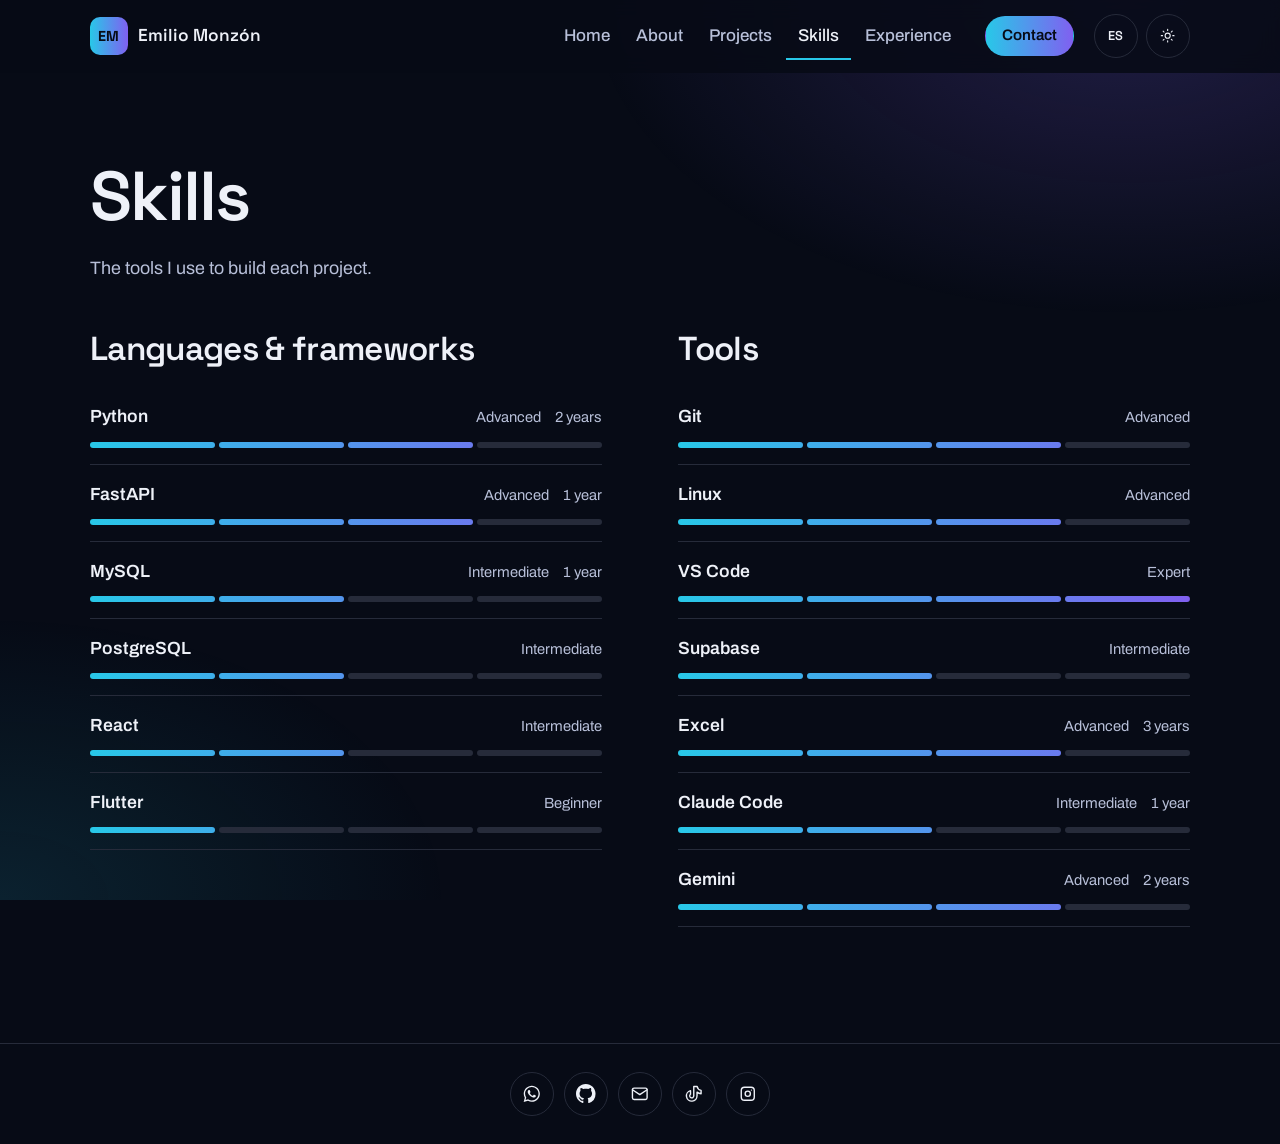
<file: habilidades.html>
<!DOCTYPE html>
<html lang="es">
<head>
<meta charset="UTF-8">
<meta name="viewport" content="width=device-width, initial-scale=1, viewport-fit=cover">
<title>Habilidades y tecnologías · Emilio Monzón, desarrollador web</title>
<meta name="description" content="Tecnologías y herramientas con las que Emilio Monzón construye sitios web, sistemas con panel de administración y apps Android para negocios en Nicaragua.">
<link rel="canonical" href="https://www.slevenlio27.com/habilidades">
<meta property="og:type" content="website">
<meta property="og:locale" content="es_NI">
<meta property="og:site_name" content="Emilio Monzón">
<meta property="og:title" content="Habilidades y tecnologías · Emilio Monzón, desarrollador web">
<meta property="og:description" content="Tecnologías y herramientas con las que Emilio Monzón construye sitios web, sistemas con panel de administración y apps Android para negocios en Nicaragua.">
<meta property="og:url" content="https://www.slevenlio27.com/habilidades">
<meta property="og:image" content="https://www.slevenlio27.com/img/og.jpg?v=2">
<meta property="og:image:width" content="1200">
<meta property="og:image:height" content="630">
<meta property="og:image:alt" content="Emilio Monzón, desarrollador full stack, con capturas de sus proyectos">
<meta name="twitter:card" content="summary_large_image">
<meta name="twitter:image" content="https://www.slevenlio27.com/img/og.jpg?v=2">
<meta name="theme-color" content="#070B16">
<script>try{var m=localStorage.getItem("theme");if(m==="dark"||m==="light")document.documentElement.dataset.theme=m;}catch(e){}</script>
<link rel="preconnect" href="https://fonts.googleapis.com">
<link rel="preconnect" href="https://fonts.gstatic.com" crossorigin>
<link href="https://fonts.googleapis.com/css2?family=Archivo:wght@400;500;600&family=Space+Grotesk:wght@500;600;700&display=swap" rel="stylesheet">
<link rel="stylesheet" href="css/estilos.css">
<!--icon:start--><link rel="icon" href="data:image/svg+xml,<svg xmlns='http://www.w3.org/2000/svg' viewBox='0 0 32 32'><rect width='32' height='32' rx='8' fill='%2328C8E8'/><text x='16' y='21.5' font-family='Arial' font-weight='700' font-size='14' text-anchor='middle' fill='%23070B16'>EM</text></svg>"><!--icon:end-->
<!--ld:start--><script type="application/ld+json">{"@context":"https://schema.org","@graph":[{"@type":"WebSite","@id":"https://www.slevenlio27.com/#website","url":"https://www.slevenlio27.com/","name":"Emilio Monzón","inLanguage":"es","publisher":{"@id":"https://www.slevenlio27.com/#person"}},{"@type":"Person","@id":"https://www.slevenlio27.com/#person","name":"Emilio Monzón","jobTitle":"Desarrollador Full Stack","url":"https://www.slevenlio27.com/","image":"https://www.slevenlio27.com/img/subidas/whatsapp-image-2026-10-21-at-11-47-27-pm-1792648119784.jpg","description":"Emilio Monzón, desarrollador full stack: sitios web, sistemas y apps Android para negocios en Nicaragua.","address":{"@type":"PostalAddress","addressLocality":"Estelí","addressCountry":"NI"},"sameAs":["https://github.com/slevenlio27","https://www.tiktok.com/@slevenlio27","https://www.instagram.com/slevenlio27/?hl=es-la"],"knowsAbout":["Python","FastAPI","MySQL","PostgreSQL","React","Flutter","Git","Linux","VS Code","Supabase","Excel","Claude Code","Gemini"]},{"@type":"ProfessionalService","@id":"https://www.slevenlio27.com/#service","name":"Emilio Monzón · Desarrollo web y móvil","url":"https://www.slevenlio27.com/","image":"https://www.slevenlio27.com/img/og.jpg","description":"Emilio Monzón, desarrollador full stack: sitios web, sistemas y apps Android para negocios en Nicaragua.","founder":{"@id":"https://www.slevenlio27.com/#person"},"areaServed":{"@type":"Country","name":"Nicaragua"},"address":{"@type":"PostalAddress","addressLocality":"Estelí","addressCountry":"NI"},"email":"slevenlio27@gmail.com","telephone":"+50586036776","makesOffer":[{"@type":"Offer","itemOffered":{"@type":"Service","name":"Sitios web y tiendas en línea"}},{"@type":"Offer","itemOffered":{"@type":"Service","name":"Sistemas con panel de administración"}},{"@type":"Offer","itemOffered":{"@type":"Service","name":"Apps Android"}}]},{"@type":"BreadcrumbList","itemListElement":[{"@type":"ListItem","position":1,"name":"Inicio","item":"https://www.slevenlio27.com/"},{"@type":"ListItem","position":2,"name":"Habilidades","item":"https://www.slevenlio27.com/habilidades"}]}]}</script><!--ld:end-->
</head>
<body data-page="habilidades">
<a class="skip" href="#main">Saltar al contenido</a>
<div id="root"><!--pre:start--><header class="site-header" id="header">
  <div class="wrap header-row">
    <a class="brand" href="/" aria-label="Emilio Monzón, Inicio">
      <span class="brand-mark" aria-hidden="true">EM</span>
      <span class="brand-name">Emilio Monzón</span>
    </a>
    <nav class="nav" id="nav" aria-label="Secciones">
      <ul><li><a href="/">Inicio</a></li><li><a href="/sobre-mi">Sobre mí</a></li><li><a href="/proyectos">Proyectos</a></li><li><a href="/habilidades" aria-current="page">Habilidades</a></li><li><a href="/experiencia">Experiencia</a></li></ul>
      <a class="btn btn-cta btn-sm nav-cta" href="/contacto">Contacto</a>
      <div class="nav-tools"><button class="icon-btn" type="button" data-lang="" aria-label="View in English"><span class="lang-code">EN</span></button>
      <button class="icon-btn" type="button" data-theme-toggle="" aria-label="Activar modo claro"><svg viewBox="0 0 24 24" fill="none" stroke="currentColor" stroke-width="1.7" stroke-linecap="round" stroke-linejoin="round" aria-hidden="true"><circle cx="12" cy="12" r="4"></circle><path d="M12 2v2M12 20v2M4.9 4.9l1.4 1.4M17.7 17.7l1.4 1.4M2 12h2M20 12h2M4.9 19.1l1.4-1.4M17.7 6.3l1.4-1.4"></path></svg></button></div>
    </nav>
    <div class="header-tools">
      <div class="desk-tools"><button class="icon-btn" type="button" data-lang="" aria-label="View in English"><span class="lang-code">EN</span></button>
      <button class="icon-btn" type="button" data-theme-toggle="" aria-label="Activar modo claro"><svg viewBox="0 0 24 24" fill="none" stroke="currentColor" stroke-width="1.7" stroke-linecap="round" stroke-linejoin="round" aria-hidden="true"><circle cx="12" cy="12" r="4"></circle><path d="M12 2v2M12 20v2M4.9 4.9l1.4 1.4M17.7 17.7l1.4 1.4M2 12h2M20 12h2M4.9 19.1l1.4-1.4M17.7 6.3l1.4-1.4"></path></svg></button></div>
      <a class="btn btn-cta btn-sm mobile-cta" href="/contacto">Contacto</a>
      <button class="icon-btn menu-btn" type="button" data-menu="" aria-expanded="false" aria-controls="nav" aria-label="Menú"><svg viewBox="0 0 24 24" fill="none" stroke="currentColor" stroke-width="1.7" stroke-linecap="round" stroke-linejoin="round" aria-hidden="true"><path d="M4 7h16M4 12h16M4 17h16"></path></svg></button>
    </div>
  </div>
</header><main id="main" class="page page-habilidades"><header class="page-head wrap"><h1>Habilidades</h1><p class="lead">Las herramientas con las que construyo cada proyecto.</p></header>
<div class="wrap skills"><section class="skill-group" aria-labelledby="sg-tech"><h2 id="sg-tech" class="block-title">Lenguajes y Frameworks</h2>
          <ul class="skill-list"><li class="skill"><div class="skill-top"><strong>Python</strong><span class="skill-meta"><span>Avanzado</span><span>2 años</span></span></div>
            <div class="meter" role="meter" aria-valuenow="3" aria-valuemin="1" aria-valuemax="4" aria-label="Python: Avanzado"><i class="on"></i><i class="on"></i><i class="on"></i><i></i></div>
            </li><li class="skill"><div class="skill-top"><strong>FastAPI</strong><span class="skill-meta"><span>Avanzado</span><span>1 año</span></span></div>
            <div class="meter" role="meter" aria-valuenow="3" aria-valuemin="1" aria-valuemax="4" aria-label="FastAPI: Avanzado"><i class="on"></i><i class="on"></i><i class="on"></i><i></i></div>
            </li><li class="skill"><div class="skill-top"><strong>MySQL</strong><span class="skill-meta"><span>Intermedio</span><span>1 año</span></span></div>
            <div class="meter" role="meter" aria-valuenow="2" aria-valuemin="1" aria-valuemax="4" aria-label="MySQL: Intermedio"><i class="on"></i><i class="on"></i><i></i><i></i></div>
            </li><li class="skill"><div class="skill-top"><strong>PostgreSQL</strong><span class="skill-meta"><span>Intermedio</span></span></div>
            <div class="meter" role="meter" aria-valuenow="2" aria-valuemin="1" aria-valuemax="4" aria-label="PostgreSQL: Intermedio"><i class="on"></i><i class="on"></i><i></i><i></i></div>
            </li><li class="skill"><div class="skill-top"><strong>React</strong><span class="skill-meta"><span>Intermedio</span></span></div>
            <div class="meter" role="meter" aria-valuenow="2" aria-valuemin="1" aria-valuemax="4" aria-label="React: Intermedio"><i class="on"></i><i class="on"></i><i></i><i></i></div>
            </li><li class="skill"><div class="skill-top"><strong>Flutter</strong><span class="skill-meta"><span>Básico</span></span></div>
            <div class="meter" role="meter" aria-valuenow="1" aria-valuemin="1" aria-valuemax="4" aria-label="Flutter: Básico"><i class="on"></i><i></i><i></i><i></i></div>
            </li></ul></section><section class="skill-group" aria-labelledby="sg-tools"><h2 id="sg-tools" class="block-title">Herramientas</h2>
          <ul class="skill-list"><li class="skill"><div class="skill-top"><strong>Git</strong><span class="skill-meta"><span>Avanzado</span></span></div>
            <div class="meter" role="meter" aria-valuenow="3" aria-valuemin="1" aria-valuemax="4" aria-label="Git: Avanzado"><i class="on"></i><i class="on"></i><i class="on"></i><i></i></div>
            </li><li class="skill"><div class="skill-top"><strong>Linux</strong><span class="skill-meta"><span>Avanzado</span></span></div>
            <div class="meter" role="meter" aria-valuenow="3" aria-valuemin="1" aria-valuemax="4" aria-label="Linux: Avanzado"><i class="on"></i><i class="on"></i><i class="on"></i><i></i></div>
            </li><li class="skill"><div class="skill-top"><strong>VS Code</strong><span class="skill-meta"><span>Experto</span></span></div>
            <div class="meter" role="meter" aria-valuenow="4" aria-valuemin="1" aria-valuemax="4" aria-label="VS Code: Experto"><i class="on"></i><i class="on"></i><i class="on"></i><i class="on"></i></div>
            </li><li class="skill"><div class="skill-top"><strong>Supabase</strong><span class="skill-meta"><span>Intermedio</span></span></div>
            <div class="meter" role="meter" aria-valuenow="2" aria-valuemin="1" aria-valuemax="4" aria-label="Supabase: Intermedio"><i class="on"></i><i class="on"></i><i></i><i></i></div>
            </li><li class="skill"><div class="skill-top"><strong>Excel</strong><span class="skill-meta"><span>Avanzado</span><span>3 años</span></span></div>
            <div class="meter" role="meter" aria-valuenow="3" aria-valuemin="1" aria-valuemax="4" aria-label="Excel: Avanzado"><i class="on"></i><i class="on"></i><i class="on"></i><i></i></div>
            </li><li class="skill"><div class="skill-top"><strong>Claude Code</strong><span class="skill-meta"><span>Intermedio</span><span>1 año</span></span></div>
            <div class="meter" role="meter" aria-valuenow="2" aria-valuemin="1" aria-valuemax="4" aria-label="Claude Code: Intermedio"><i class="on"></i><i class="on"></i><i></i><i></i></div>
            </li><li class="skill"><div class="skill-top"><strong>Gemini</strong><span class="skill-meta"><span>Avanzado</span><span>2 años</span></span></div>
            <div class="meter" role="meter" aria-valuenow="3" aria-valuemin="1" aria-valuemax="4" aria-label="Gemini: Avanzado"><i class="on"></i><i class="on"></i><i class="on"></i><i></i></div>
            </li></ul></section></div>
</main><footer class="site-footer"><div class="wrap footer-row"><ul class="socials "><li><a href="https://wa.me/50586036776?text=Hola%20Emilio%2C%20vi%20tu%20portafolio%20y%20quiero%20hablar%20sobre%20un%20proyecto." aria-label="WhatsApp" target="_blank" rel="noopener"><svg viewBox="0 0 24 24" fill="currentColor" aria-hidden="true"><path d="M12.04 2C6.58 2 2.13 6.45 2.13 11.91c0 1.75.46 3.45 1.32 4.95L2.05 22l5.25-1.38a9.87 9.87 0 0 0 4.74 1.21c5.46 0 9.91-4.45 9.91-9.91S17.5 2 12.04 2Zm0 18.15c-1.48 0-2.93-.4-4.2-1.15l-.3-.18-3.12.82.83-3.04-.2-.31a8.2 8.2 0 0 1-1.26-4.38c0-4.54 3.7-8.24 8.25-8.24 4.54 0 8.24 3.7 8.24 8.24 0 4.55-3.7 8.24-8.24 8.24Zm4.52-6.16c-.25-.12-1.47-.72-1.69-.81-.23-.08-.39-.12-.56.13-.17.24-.64.8-.78.97-.15.17-.29.19-.54.06-.25-.12-1.05-.39-1.99-1.23-.74-.66-1.23-1.47-1.38-1.72-.14-.25-.01-.38.11-.5.11-.11.25-.29.37-.43.13-.15.17-.25.25-.42.08-.17.04-.31-.02-.43-.06-.13-.56-1.34-.76-1.84-.2-.48-.41-.42-.56-.43h-.48c-.17 0-.43.06-.66.31-.22.25-.86.85-.86 2.07 0 1.22.89 2.4 1.01 2.56.12.17 1.75 2.67 4.23 3.74.59.26 1.05.41 1.41.52.59.19 1.13.16 1.56.1.48-.07 1.47-.6 1.67-1.18.21-.58.21-1.07.15-1.18-.06-.1-.22-.16-.47-.28Z"></path></svg></a></li><li><a href="https://github.com/slevenlio27" aria-label="GitHub" target="_blank" rel="noopener"><svg viewBox="0 0 16 16" fill="currentColor" aria-hidden="true"><path d="M8 0C3.58 0 0 3.58 0 8c0 3.54 2.29 6.53 5.47 7.59.4.07.55-.17.55-.38 0-.19-.01-.82-.01-1.49-2.01.37-2.53-.49-2.69-.94-.09-.23-.48-.94-.82-1.13-.28-.15-.68-.52-.01-.53.63-.01 1.08.58 1.23.82.72 1.21 1.87.87 2.33.66.07-.52.28-.87.51-1.07-1.78-.2-3.64-.89-3.64-3.95 0-.87.31-1.59.82-2.15-.08-.2-.36-1.02.08-2.12 0 0 .67-.21 2.2.82.64-.18 1.32-.27 2-.27.68 0 1.36.09 2 .27 1.53-1.04 2.2-.82 2.2-.82.44 1.1.16 1.92.08 2.12.51.56.82 1.27.82 2.15 0 3.07-1.87 3.75-3.65 3.95.29.25.54.73.54 1.48 0 1.07-.01 1.93-.01 2.2 0 .21.15.46.55.38A8.01 8.01 0 0 0 16 8c0-4.42-3.58-8-8-8z"></path></svg></a></li><li><a href="mailto:slevenlio27@gmail.com" aria-label="Email"><svg viewBox="0 0 24 24" fill="none" stroke="currentColor" stroke-width="1.7" stroke-linecap="round" stroke-linejoin="round" aria-hidden="true"><rect x="3" y="5" width="18" height="14" rx="2"></rect><path d="m3 7 9 6 9-6"></path></svg></a></li><li><a href="https://www.tiktok.com/@slevenlio27" aria-label="TikTok" target="_blank" rel="noopener"><svg viewBox="0 0 24 24" fill="none" stroke="currentColor" stroke-width="1.7" stroke-linecap="round" stroke-linejoin="round" aria-hidden="true"><path d="M21 7.9v4a10 10 0 0 1-5-1.9v4.5a6.5 6.5 0 1 1-8-6.3v4.3a2.5 2.5 0 1 0 4 2V3h4.1A6 6 0 0 0 21 7.9z"></path></svg></a></li><li><a href="https://www.instagram.com/slevenlio27/?hl=es-la" aria-label="Instagram" target="_blank" rel="noopener"><svg viewBox="0 0 24 24" fill="none" stroke="currentColor" stroke-width="1.7" stroke-linecap="round" stroke-linejoin="round" aria-hidden="true"><rect x="4" y="4" width="16" height="16" rx="4"></rect><circle cx="12" cy="12" r="3.2"></circle><path d="M16.5 7.5v.01"></path></svg></a></li></ul></div></footer><!--pre:end--></div>
<noscript><p style="padding:2rem">Este sitio necesita JavaScript para mostrar su contenido.</p></noscript>
<script src="js/app.js"></script>
</body>
</html>
</file>
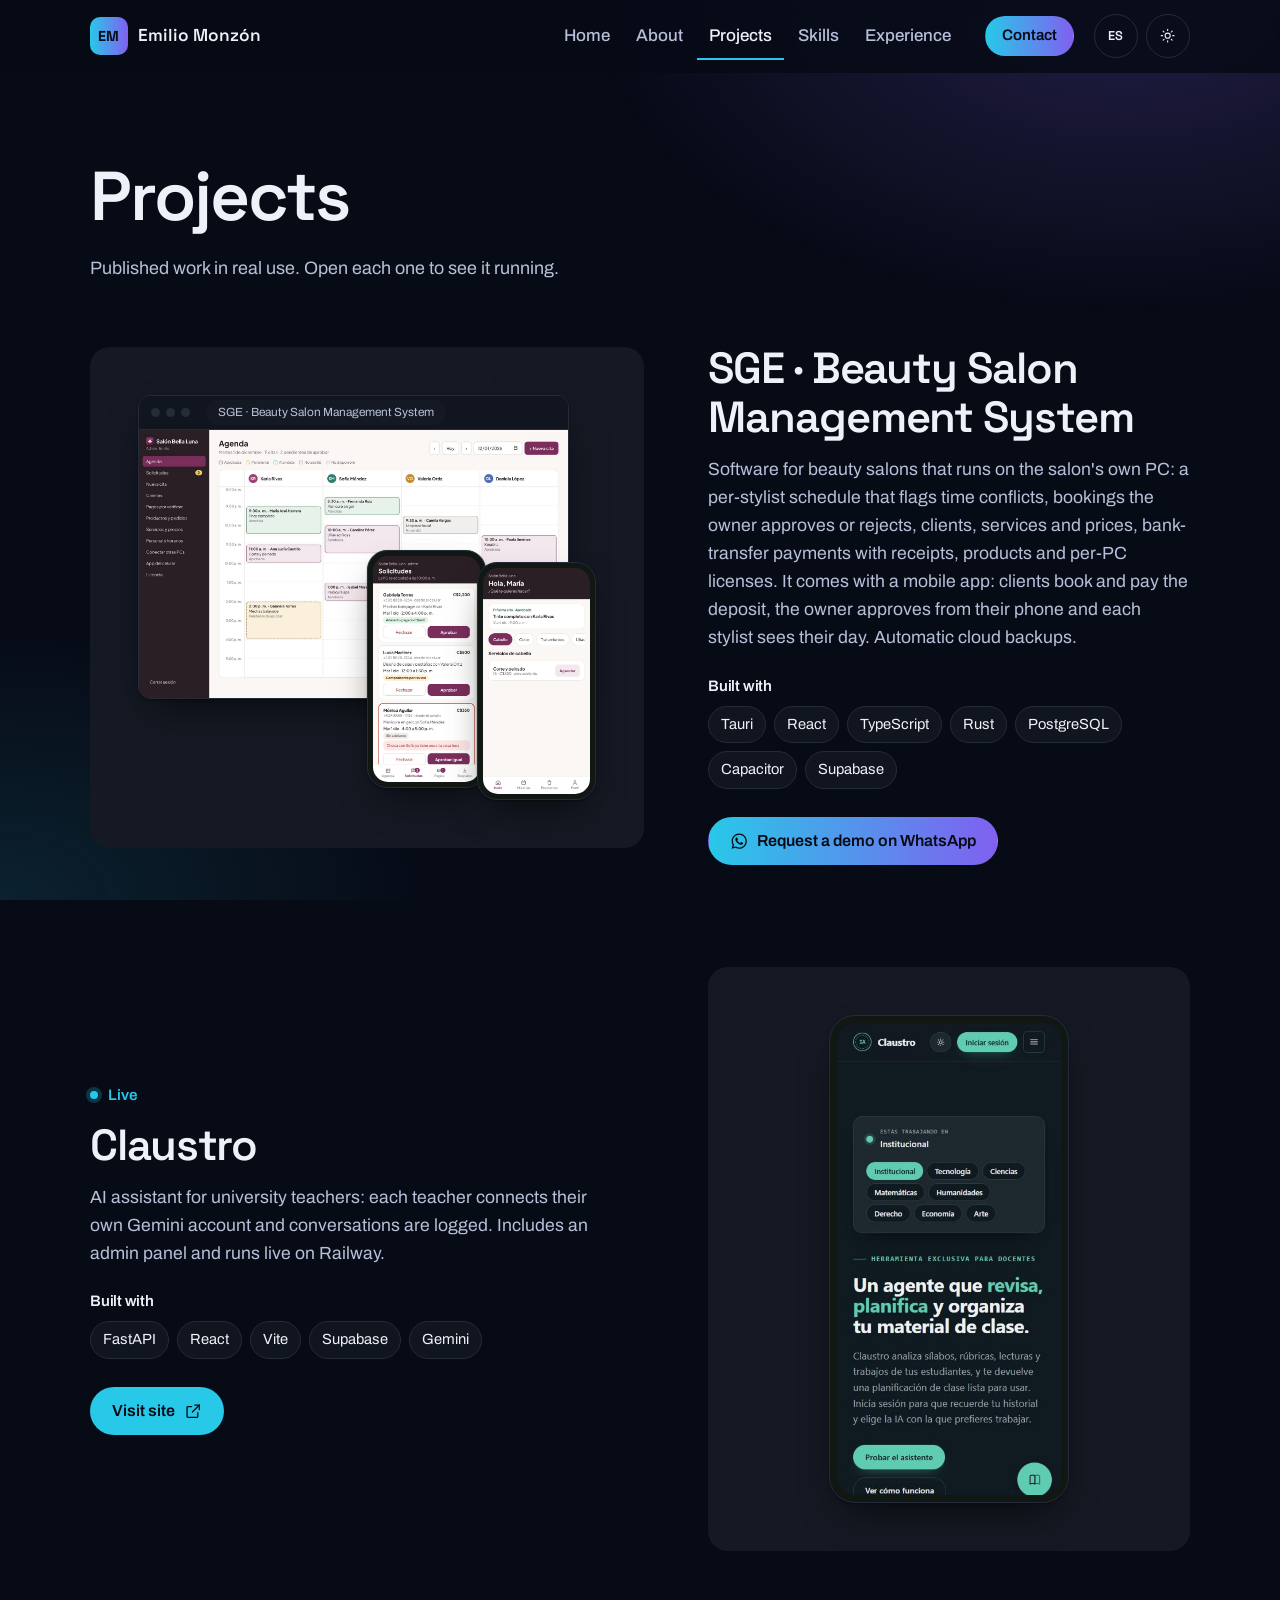
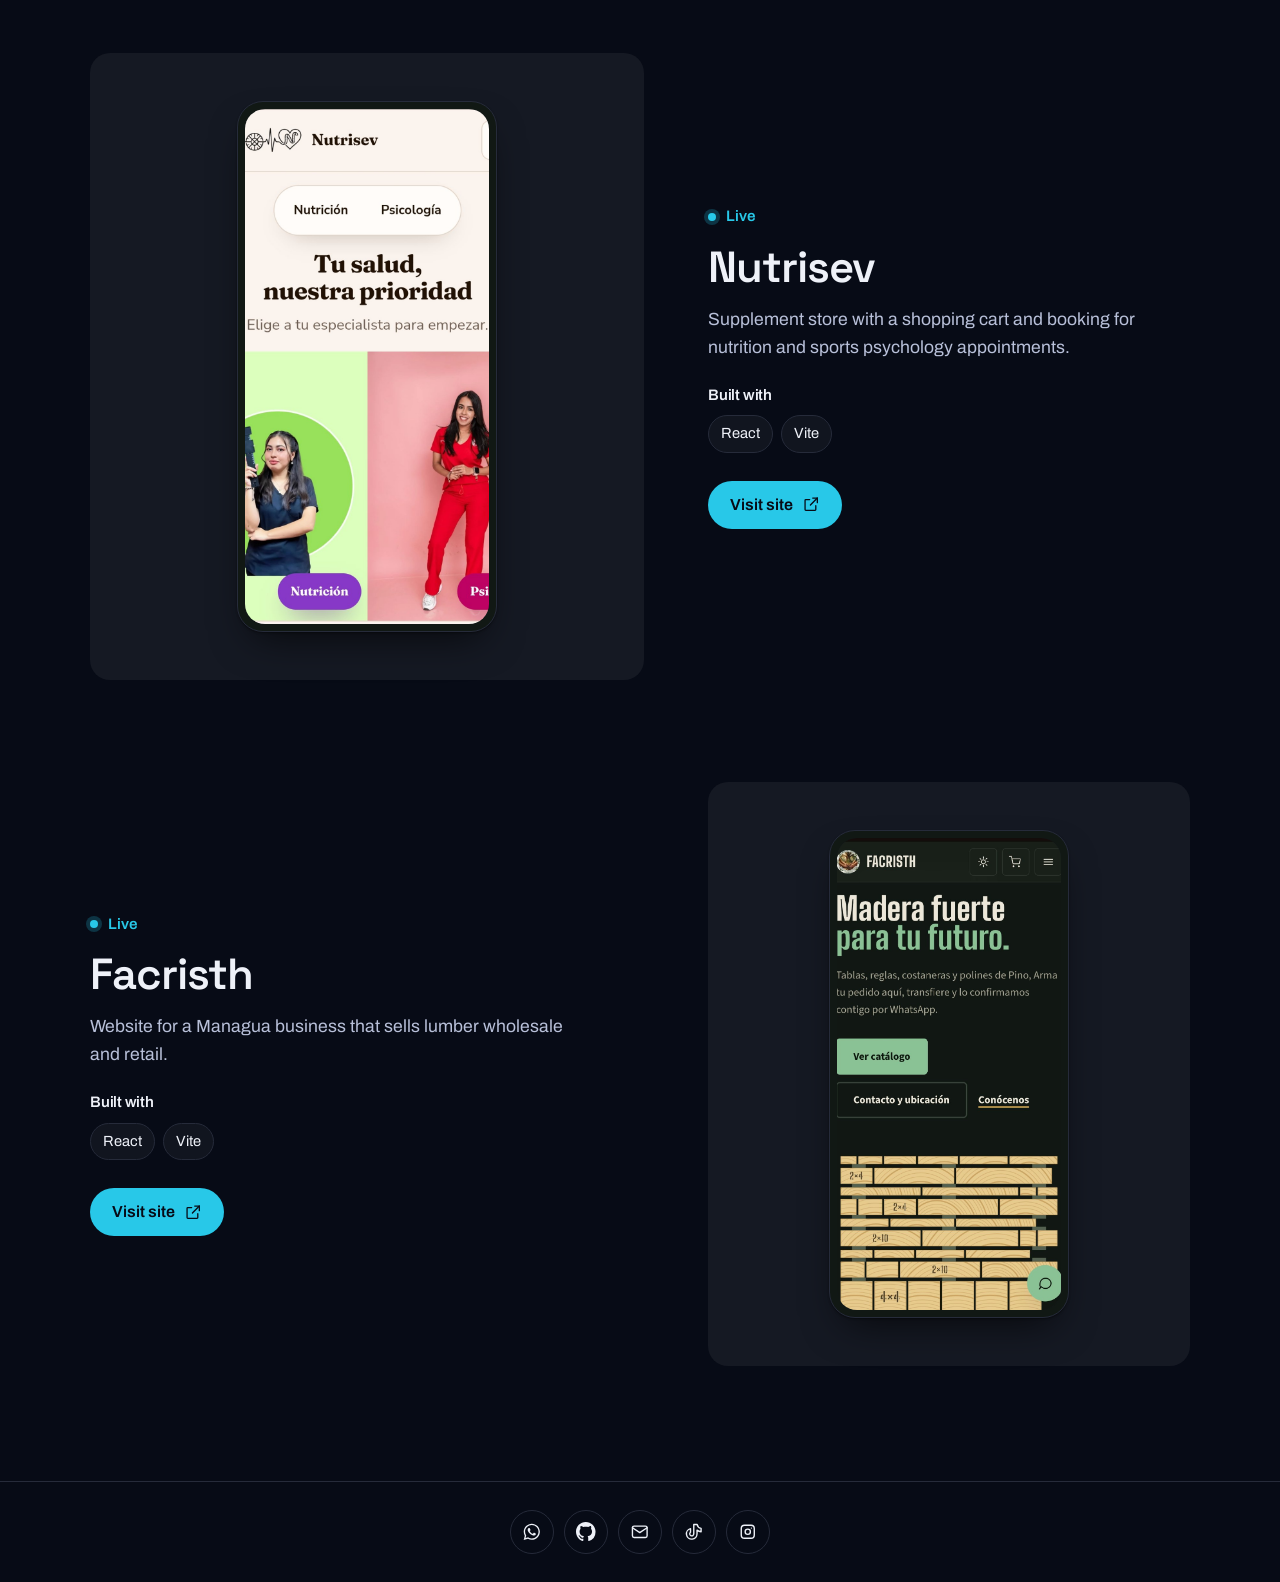
<file: proyectos.html>
<!DOCTYPE html>
<html lang="es">
<head>
<meta charset="UTF-8">
<meta name="viewport" content="width=device-width, initial-scale=1, viewport-fit=cover">
<title>Proyectos · Sitios, sistemas y apps en línea · Emilio Monzón</title>
<meta name="description" content="Proyectos reales: SGE (sistema para salones de belleza, PC y celular), Claustro (asistente de IA para docentes), Nutrisev (tienda y citas) y Facristh (venta de madera).">
<link rel="canonical" href="https://www.slevenlio27.com/proyectos">
<meta property="og:type" content="website">
<meta property="og:locale" content="es_NI">
<meta property="og:site_name" content="Emilio Monzón">
<meta property="og:title" content="Proyectos · Sitios, sistemas y apps en línea · Emilio Monzón">
<meta property="og:description" content="Proyectos reales: SGE (sistema para salones de belleza, PC y celular), Claustro (asistente de IA para docentes), Nutrisev (tienda y citas) y Facristh (venta de madera).">
<meta property="og:url" content="https://www.slevenlio27.com/proyectos">
<meta property="og:image" content="https://www.slevenlio27.com/img/og.jpg?v=2">
<meta property="og:image:width" content="1200">
<meta property="og:image:height" content="630">
<meta property="og:image:alt" content="Emilio Monzón, desarrollador full stack, con capturas de sus proyectos">
<meta name="twitter:card" content="summary_large_image">
<meta name="twitter:image" content="https://www.slevenlio27.com/img/og.jpg?v=2">
<meta name="theme-color" content="#070B16">
<script>try{var m=localStorage.getItem("theme");if(m==="dark"||m==="light")document.documentElement.dataset.theme=m;}catch(e){}</script>
<link rel="preconnect" href="https://fonts.googleapis.com">
<link rel="preconnect" href="https://fonts.gstatic.com" crossorigin>
<link href="https://fonts.googleapis.com/css2?family=Archivo:wght@400;500;600&family=Space+Grotesk:wght@500;600;700&display=swap" rel="stylesheet">
<link rel="stylesheet" href="css/estilos.css">
<!--icon:start--><link rel="icon" href="data:image/svg+xml,<svg xmlns='http://www.w3.org/2000/svg' viewBox='0 0 32 32'><rect width='32' height='32' rx='8' fill='%2328C8E8'/><text x='16' y='21.5' font-family='Arial' font-weight='700' font-size='14' text-anchor='middle' fill='%23070B16'>EM</text></svg>"><!--icon:end-->
<!--ld:start--><script type="application/ld+json">{"@context":"https://schema.org","@graph":[{"@type":"WebSite","@id":"https://www.slevenlio27.com/#website","url":"https://www.slevenlio27.com/","name":"Emilio Monzón","inLanguage":"es","publisher":{"@id":"https://www.slevenlio27.com/#person"}},{"@type":"Person","@id":"https://www.slevenlio27.com/#person","name":"Emilio Monzón","jobTitle":"Desarrollador Full Stack","url":"https://www.slevenlio27.com/","image":"https://www.slevenlio27.com/img/subidas/whatsapp-image-2026-10-21-at-11-47-27-pm-1792648119784.jpg","description":"Emilio Monzón, desarrollador full stack: sitios web, sistemas y apps Android para negocios en Nicaragua.","address":{"@type":"PostalAddress","addressLocality":"Estelí","addressCountry":"NI"},"sameAs":["https://github.com/slevenlio27","https://www.tiktok.com/@slevenlio27","https://www.instagram.com/slevenlio27/?hl=es-la"],"knowsAbout":["Python","FastAPI","MySQL","PostgreSQL","React","Flutter","Git","Linux","VS Code","Supabase","Excel","Claude Code","Gemini"]},{"@type":"ProfessionalService","@id":"https://www.slevenlio27.com/#service","name":"Emilio Monzón · Desarrollo web y móvil","url":"https://www.slevenlio27.com/","image":"https://www.slevenlio27.com/img/og.jpg","description":"Emilio Monzón, desarrollador full stack: sitios web, sistemas y apps Android para negocios en Nicaragua.","founder":{"@id":"https://www.slevenlio27.com/#person"},"areaServed":{"@type":"Country","name":"Nicaragua"},"address":{"@type":"PostalAddress","addressLocality":"Estelí","addressCountry":"NI"},"email":"slevenlio27@gmail.com","telephone":"+50586036776","makesOffer":[{"@type":"Offer","itemOffered":{"@type":"Service","name":"Sitios web y tiendas en línea"}},{"@type":"Offer","itemOffered":{"@type":"Service","name":"Sistemas con panel de administración"}},{"@type":"Offer","itemOffered":{"@type":"Service","name":"Apps Android"}}]},{"@type":"BreadcrumbList","itemListElement":[{"@type":"ListItem","position":1,"name":"Inicio","item":"https://www.slevenlio27.com/"},{"@type":"ListItem","position":2,"name":"Proyectos","item":"https://www.slevenlio27.com/proyectos"}]},{"@type":"ItemList","itemListElement":[{"@type":"ListItem","position":1,"item":{"@type":"CreativeWork","name":"SGE · Sistema de Gestión Estética","description":"Sistema para salones de belleza que funciona en la PC del salón: agenda por profesional que avisa los choques de horario, citas que el admin aprueba o rechaza, clientes, servicios y precios, pagos por transferencia con recibo, productos y licencias por PC. Incluye app móvil: las clientas agendan y pagan el adelanto, el administrador aprueba desde el celular y cada profesional ve su agenda del día. Respaldos automáticos en la nube.","author":{"@id":"https://www.slevenlio27.com/#person"}}},{"@type":"ListItem","position":2,"item":{"@type":"CreativeWork","name":"Claustro","description":"Asistente de IA para docentes universitarios: cada docente conecta su propia cuenta de Gemini y las conversaciones quedan registradas. Incluye panel de administración y está en línea en Railway.","url":"https://mi-agente-didactico-production.up.railway.app","author":{"@id":"https://www.slevenlio27.com/#person"}}},{"@type":"ListItem","position":3,"item":{"@type":"CreativeWork","name":"Nutrisev","description":"Tienda de suplementos con carrito de compras y agenda de citas de nutrición y psicología deportiva.","url":"https://www.nutrisevm.com/","author":{"@id":"https://www.slevenlio27.com/#person"}}},{"@type":"ListItem","position":4,"item":{"@type":"CreativeWork","name":"Facristh","description":"Página web para un negocio de Managua que vende madera al por mayor y al detalle.","url":"https://facristh.com/","author":{"@id":"https://www.slevenlio27.com/#person"}}}]}]}</script><!--ld:end-->
</head>
<body data-page="proyectos">
<a class="skip" href="#main">Saltar al contenido</a>
<div id="root"><!--pre:start--><header class="site-header" id="header">
  <div class="wrap header-row">
    <a class="brand" href="/" aria-label="Emilio Monzón, Inicio">
      <span class="brand-mark" aria-hidden="true">EM</span>
      <span class="brand-name">Emilio Monzón</span>
    </a>
    <nav class="nav" id="nav" aria-label="Secciones">
      <ul><li><a href="/">Inicio</a></li><li><a href="/sobre-mi">Sobre mí</a></li><li><a href="/proyectos" aria-current="page">Proyectos</a></li><li><a href="/habilidades">Habilidades</a></li><li><a href="/experiencia">Experiencia</a></li></ul>
      <a class="btn btn-cta btn-sm nav-cta" href="/contacto">Contacto</a>
      <div class="nav-tools"><button class="icon-btn" type="button" data-lang="" aria-label="View in English"><span class="lang-code">EN</span></button>
      <button class="icon-btn" type="button" data-theme-toggle="" aria-label="Activar modo claro"><svg viewBox="0 0 24 24" fill="none" stroke="currentColor" stroke-width="1.7" stroke-linecap="round" stroke-linejoin="round" aria-hidden="true"><circle cx="12" cy="12" r="4"></circle><path d="M12 2v2M12 20v2M4.9 4.9l1.4 1.4M17.7 17.7l1.4 1.4M2 12h2M20 12h2M4.9 19.1l1.4-1.4M17.7 6.3l1.4-1.4"></path></svg></button></div>
    </nav>
    <div class="header-tools">
      <div class="desk-tools"><button class="icon-btn" type="button" data-lang="" aria-label="View in English"><span class="lang-code">EN</span></button>
      <button class="icon-btn" type="button" data-theme-toggle="" aria-label="Activar modo claro"><svg viewBox="0 0 24 24" fill="none" stroke="currentColor" stroke-width="1.7" stroke-linecap="round" stroke-linejoin="round" aria-hidden="true"><circle cx="12" cy="12" r="4"></circle><path d="M12 2v2M12 20v2M4.9 4.9l1.4 1.4M17.7 17.7l1.4 1.4M2 12h2M20 12h2M4.9 19.1l1.4-1.4M17.7 6.3l1.4-1.4"></path></svg></button></div>
      <a class="btn btn-cta btn-sm mobile-cta" href="/contacto">Contacto</a>
      <button class="icon-btn menu-btn" type="button" data-menu="" aria-expanded="false" aria-controls="nav" aria-label="Menú"><svg viewBox="0 0 24 24" fill="none" stroke="currentColor" stroke-width="1.7" stroke-linecap="round" stroke-linejoin="round" aria-hidden="true"><path d="M4 7h16M4 12h16M4 17h16"></path></svg></button>
    </div>
  </div>
</header><main id="main" class="page page-proyectos"><header class="page-head wrap"><h1>Proyectos</h1><p class="lead">Trabajos publicados y en uso. Abre cada uno para verlo funcionando.</p></header>
<section class="wrap cases"><article class="case" id="p-sge-sistema-de-gestion-estetica">
    <div class="case-media"><div class="duo"><figure class="device browser ">
      <div class="browser-bar" aria-hidden="true"><i></i><i></i><i></i><span>SGE · Sistema de Gestión Estética</span></div>
      <div class="browser-screen" style="--r:0.625"><span class="shot-initials" aria-hidden="true">S·</span><img src="img/subidas/sge-pc-agenda.jpg" alt="Captura de SGE · Sistema de Gestión Estética" loading="lazy" decoding="async" onerror="this.remove()"></div></figure><figure class="device phone duo-phone duo-phone-1"><div class="phone-screen"><img src="img/subidas/sge-movil-cliente.jpg" alt="Versión móvil de SGE · Sistema de Gestión Estética" loading="lazy" decoding="async" onerror="this.closest('figure').remove()"></div></figure><figure class="device phone duo-phone duo-phone-2"><div class="phone-screen"><img src="img/subidas/sge-movil-admin.jpg" alt="Versión móvil de SGE · Sistema de Gestión Estética" loading="lazy" decoding="async" onerror="this.closest('figure').remove()"></div></figure></div></div>
    <div class="case-body">
      
      <h2>SGE · Sistema de Gestión Estética</h2>
      <p class="case-desc">Sistema para salones de belleza que funciona en la PC del salón: agenda por profesional que avisa los choques de horario, citas que el admin aprueba o rechaza, clientes, servicios y precios, pagos por transferencia con recibo, productos y licencias por PC. Incluye app móvil: las clientas agendan y pagan el adelanto, el administrador aprueba desde el celular y cada profesional ve su agenda del día. Respaldos automáticos en la nube.</p>
      <h3 class="case-label">Tecnologías</h3><ul class="tags"><li>Tauri</li><li>React</li><li>TypeScript</li><li>Rust</li><li>PostgreSQL</li><li>Capacitor</li><li>Supabase</li></ul>
      <div class="case-links"><a class="btn btn-cta" href="https://wa.me/50586036776?text=Hola%20Emilio%2C%20quiero%20una%20demo%20de%20SGE%2C%20el%20sistema%20para%20salones%20de%20belleza." target="_blank" rel="noopener"><svg viewBox="0 0 24 24" fill="currentColor" aria-hidden="true"><path d="M12.04 2C6.58 2 2.13 6.45 2.13 11.91c0 1.75.46 3.45 1.32 4.95L2.05 22l5.25-1.38a9.87 9.87 0 0 0 4.74 1.21c5.46 0 9.91-4.45 9.91-9.91S17.5 2 12.04 2Zm0 18.15c-1.48 0-2.93-.4-4.2-1.15l-.3-.18-3.12.82.83-3.04-.2-.31a8.2 8.2 0 0 1-1.26-4.38c0-4.54 3.7-8.24 8.25-8.24 4.54 0 8.24 3.7 8.24 8.24 0 4.55-3.7 8.24-8.24 8.24Zm4.52-6.16c-.25-.12-1.47-.72-1.69-.81-.23-.08-.39-.12-.56.13-.17.24-.64.8-.78.97-.15.17-.29.19-.54.06-.25-.12-1.05-.39-1.99-1.23-.74-.66-1.23-1.47-1.38-1.72-.14-.25-.01-.38.11-.5.11-.11.25-.29.37-.43.13-.15.17-.25.25-.42.08-.17.04-.31-.02-.43-.06-.13-.56-1.34-.76-1.84-.2-.48-.41-.42-.56-.43h-.48c-.17 0-.43.06-.66.31-.22.25-.86.85-.86 2.07 0 1.22.89 2.4 1.01 2.56.12.17 1.75 2.67 4.23 3.74.59.26 1.05.41 1.41.52.59.19 1.13.16 1.56.1.48-.07 1.47-.6 1.67-1.18.21-.58.21-1.07.15-1.18-.06-.1-.22-.16-.47-.28Z"></path></svg><span>Pedir demo por WhatsApp</span></a></div>
    </div>
  </article><article class="case flip" id="p-claustro">
    <div class="case-media"><figure class="device phone "><div class="phone-screen"><span class="shot-initials" aria-hidden="true">C</span><img src="img/subidas/claustro-movil.jpg" alt="Captura de Claustro" loading="lazy" decoding="async" onerror="this.remove()"></div></figure></div>
    <div class="case-body">
      <p class="case-live"><span class="dot" aria-hidden="true"></span><span>En línea</span></p>
      <h2>Claustro</h2>
      <p class="case-desc">Asistente de IA para docentes universitarios: cada docente conecta su propia cuenta de Gemini y las conversaciones quedan registradas. Incluye panel de administración y está en línea en Railway.</p>
      <h3 class="case-label">Tecnologías</h3><ul class="tags"><li>FastAPI</li><li>React</li><li>Vite</li><li>Supabase</li><li>Gemini</li></ul>
      <div class="case-links"><a class="btn btn-primary" href="https://mi-agente-didactico-production.up.railway.app" target="_blank" rel="noopener">Visitar sitio<svg viewBox="0 0 24 24" fill="none" stroke="currentColor" stroke-width="1.7" stroke-linecap="round" stroke-linejoin="round" aria-hidden="true"><path d="M14 4h6v6"></path><path d="M20 4 11 13"></path><path d="M18 14v5a1 1 0 0 1-1 1H5a1 1 0 0 1-1-1V7a1 1 0 0 1 1-1h5"></path></svg></a></div>
    </div>
  </article><article class="case" id="p-nutrisev">
    <div class="case-media"><figure class="device phone "><div class="phone-screen"><span class="shot-initials" aria-hidden="true">N</span><img src="img/subidas/506060-1795162133405.jpg" alt="Captura de Nutrisev" loading="lazy" decoding="async" onerror="this.remove()"></div></figure></div>
    <div class="case-body">
      <p class="case-live"><span class="dot" aria-hidden="true"></span><span>En línea</span></p>
      <h2>Nutrisev</h2>
      <p class="case-desc">Tienda de suplementos con carrito de compras y agenda de citas de nutrición y psicología deportiva.</p>
      <h3 class="case-label">Tecnologías</h3><ul class="tags"><li>React</li><li>Vite</li></ul>
      <div class="case-links"><a class="btn btn-primary" href="https://www.nutrisevm.com/" target="_blank" rel="noopener">Visitar sitio<svg viewBox="0 0 24 24" fill="none" stroke="currentColor" stroke-width="1.7" stroke-linecap="round" stroke-linejoin="round" aria-hidden="true"><path d="M14 4h6v6"></path><path d="M20 4 11 13"></path><path d="M18 14v5a1 1 0 0 1-1 1H5a1 1 0 0 1-1-1V7a1 1 0 0 1 1-1h5"></path></svg></a></div>
    </div>
  </article><article class="case flip" id="p-facristh">
    <div class="case-media"><figure class="device phone "><div class="phone-screen"><span class="shot-initials" aria-hidden="true">F</span><img src="img/subidas/506062-1795162255724.jpg" alt="Captura de Facristh" loading="lazy" decoding="async" onerror="this.remove()"></div></figure></div>
    <div class="case-body">
      <p class="case-live"><span class="dot" aria-hidden="true"></span><span>En línea</span></p>
      <h2>Facristh</h2>
      <p class="case-desc">Página web para un negocio de Managua que vende madera al por mayor y al detalle.</p>
      <h3 class="case-label">Tecnologías</h3><ul class="tags"><li>React</li><li>Vite</li></ul>
      <div class="case-links"><a class="btn btn-primary" href="https://facristh.com/" target="_blank" rel="noopener">Visitar sitio<svg viewBox="0 0 24 24" fill="none" stroke="currentColor" stroke-width="1.7" stroke-linecap="round" stroke-linejoin="round" aria-hidden="true"><path d="M14 4h6v6"></path><path d="M20 4 11 13"></path><path d="M18 14v5a1 1 0 0 1-1 1H5a1 1 0 0 1-1-1V7a1 1 0 0 1 1-1h5"></path></svg></a></div>
    </div>
  </article></section></main><footer class="site-footer"><div class="wrap footer-row"><ul class="socials "><li><a href="https://wa.me/50586036776?text=Hola%20Emilio%2C%20vi%20tu%20portafolio%20y%20quiero%20hablar%20sobre%20un%20proyecto." aria-label="WhatsApp" target="_blank" rel="noopener"><svg viewBox="0 0 24 24" fill="currentColor" aria-hidden="true"><path d="M12.04 2C6.58 2 2.13 6.45 2.13 11.91c0 1.75.46 3.45 1.32 4.95L2.05 22l5.25-1.38a9.87 9.87 0 0 0 4.74 1.21c5.46 0 9.91-4.45 9.91-9.91S17.5 2 12.04 2Zm0 18.15c-1.48 0-2.93-.4-4.2-1.15l-.3-.18-3.12.82.83-3.04-.2-.31a8.2 8.2 0 0 1-1.26-4.38c0-4.54 3.7-8.24 8.25-8.24 4.54 0 8.24 3.7 8.24 8.24 0 4.55-3.7 8.24-8.24 8.24Zm4.52-6.16c-.25-.12-1.47-.72-1.69-.81-.23-.08-.39-.12-.56.13-.17.24-.64.8-.78.97-.15.17-.29.19-.54.06-.25-.12-1.05-.39-1.99-1.23-.74-.66-1.23-1.47-1.38-1.72-.14-.25-.01-.38.11-.5.11-.11.25-.29.37-.43.13-.15.17-.25.25-.42.08-.17.04-.31-.02-.43-.06-.13-.56-1.34-.76-1.84-.2-.48-.41-.42-.56-.43h-.48c-.17 0-.43.06-.66.31-.22.25-.86.85-.86 2.07 0 1.22.89 2.4 1.01 2.56.12.17 1.75 2.67 4.23 3.74.59.26 1.05.41 1.41.52.59.19 1.13.16 1.56.1.48-.07 1.47-.6 1.67-1.18.21-.58.21-1.07.15-1.18-.06-.1-.22-.16-.47-.28Z"></path></svg></a></li><li><a href="https://github.com/slevenlio27" aria-label="GitHub" target="_blank" rel="noopener"><svg viewBox="0 0 16 16" fill="currentColor" aria-hidden="true"><path d="M8 0C3.58 0 0 3.58 0 8c0 3.54 2.29 6.53 5.47 7.59.4.07.55-.17.55-.38 0-.19-.01-.82-.01-1.49-2.01.37-2.53-.49-2.69-.94-.09-.23-.48-.94-.82-1.13-.28-.15-.68-.52-.01-.53.63-.01 1.08.58 1.23.82.72 1.21 1.87.87 2.33.66.07-.52.28-.87.51-1.07-1.78-.2-3.64-.89-3.64-3.95 0-.87.31-1.59.82-2.15-.08-.2-.36-1.02.08-2.12 0 0 .67-.21 2.2.82.64-.18 1.32-.27 2-.27.68 0 1.36.09 2 .27 1.53-1.04 2.2-.82 2.2-.82.44 1.1.16 1.92.08 2.12.51.56.82 1.27.82 2.15 0 3.07-1.87 3.75-3.65 3.95.29.25.54.73.54 1.48 0 1.07-.01 1.93-.01 2.2 0 .21.15.46.55.38A8.01 8.01 0 0 0 16 8c0-4.42-3.58-8-8-8z"></path></svg></a></li><li><a href="mailto:slevenlio27@gmail.com" aria-label="Email"><svg viewBox="0 0 24 24" fill="none" stroke="currentColor" stroke-width="1.7" stroke-linecap="round" stroke-linejoin="round" aria-hidden="true"><rect x="3" y="5" width="18" height="14" rx="2"></rect><path d="m3 7 9 6 9-6"></path></svg></a></li><li><a href="https://www.tiktok.com/@slevenlio27" aria-label="TikTok" target="_blank" rel="noopener"><svg viewBox="0 0 24 24" fill="none" stroke="currentColor" stroke-width="1.7" stroke-linecap="round" stroke-linejoin="round" aria-hidden="true"><path d="M21 7.9v4a10 10 0 0 1-5-1.9v4.5a6.5 6.5 0 1 1-8-6.3v4.3a2.5 2.5 0 1 0 4 2V3h4.1A6 6 0 0 0 21 7.9z"></path></svg></a></li><li><a href="https://www.instagram.com/slevenlio27/?hl=es-la" aria-label="Instagram" target="_blank" rel="noopener"><svg viewBox="0 0 24 24" fill="none" stroke="currentColor" stroke-width="1.7" stroke-linecap="round" stroke-linejoin="round" aria-hidden="true"><rect x="4" y="4" width="16" height="16" rx="4"></rect><circle cx="12" cy="12" r="3.2"></circle><path d="M16.5 7.5v.01"></path></svg></a></li></ul></div></footer><!--pre:end--></div>
<noscript><p style="padding:2rem">Este sitio necesita JavaScript para mostrar su contenido.</p></noscript>
<script src="js/app.js"></script>
</body>
</html>
</file>
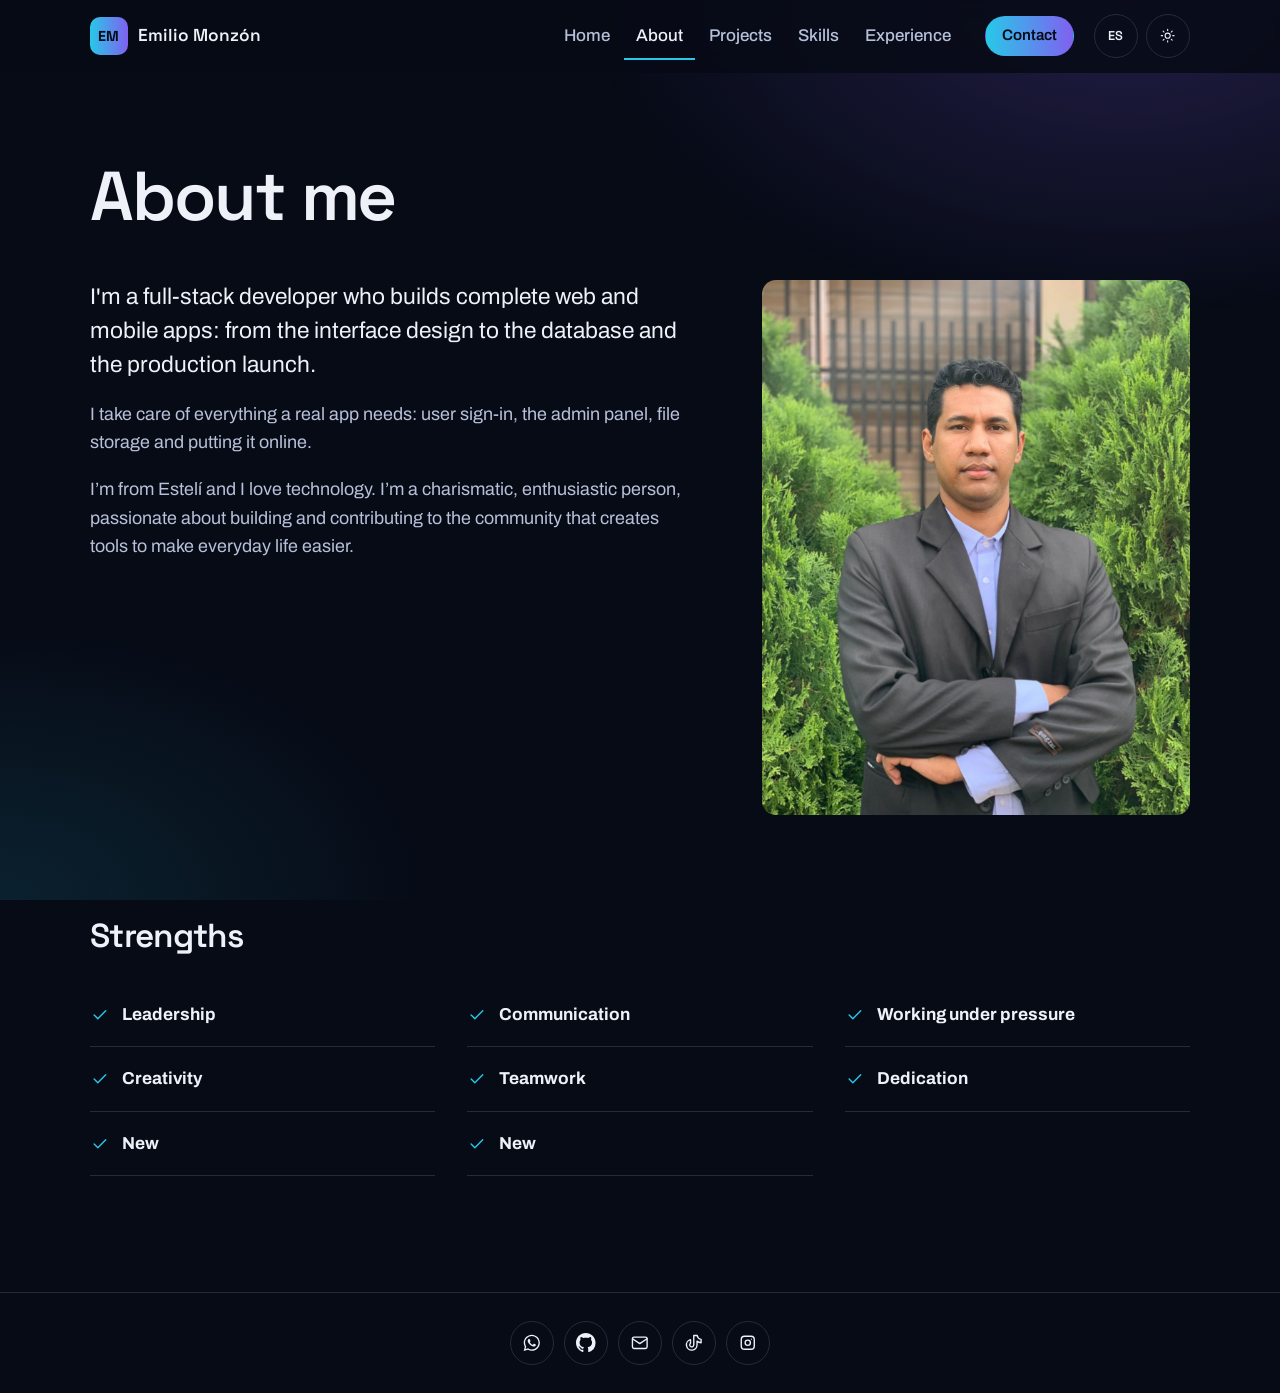
<file: sobre-mi.html>
<!DOCTYPE html>
<html lang="es">
<head>
<meta charset="UTF-8">
<meta name="viewport" content="width=device-width, initial-scale=1, viewport-fit=cover">
<title>Sobre mí · Emilio Monzón, desarrollador full stack en Estelí</title>
<meta name="description" content="Conoce a Emilio Monzón, desarrollador full stack de Estelí, Nicaragua: crea aplicaciones web y móviles completas, del diseño a la publicación.">
<link rel="canonical" href="https://www.slevenlio27.com/sobre-mi">
<meta property="og:type" content="website">
<meta property="og:locale" content="es_NI">
<meta property="og:site_name" content="Emilio Monzón">
<meta property="og:title" content="Sobre mí · Emilio Monzón, desarrollador full stack en Estelí">
<meta property="og:description" content="Conoce a Emilio Monzón, desarrollador full stack de Estelí, Nicaragua: crea aplicaciones web y móviles completas, del diseño a la publicación.">
<meta property="og:url" content="https://www.slevenlio27.com/sobre-mi">
<meta property="og:image" content="https://www.slevenlio27.com/img/og.jpg?v=2">
<meta property="og:image:width" content="1200">
<meta property="og:image:height" content="630">
<meta property="og:image:alt" content="Emilio Monzón, desarrollador full stack, con capturas de sus proyectos">
<meta name="twitter:card" content="summary_large_image">
<meta name="twitter:image" content="https://www.slevenlio27.com/img/og.jpg?v=2">
<meta name="theme-color" content="#070B16">
<script>try{var m=localStorage.getItem("theme");if(m==="dark"||m==="light")document.documentElement.dataset.theme=m;}catch(e){}</script>
<link rel="preconnect" href="https://fonts.googleapis.com">
<link rel="preconnect" href="https://fonts.gstatic.com" crossorigin>
<link href="https://fonts.googleapis.com/css2?family=Archivo:wght@400;500;600&family=Space+Grotesk:wght@500;600;700&display=swap" rel="stylesheet">
<link rel="stylesheet" href="css/estilos.css">
<!--icon:start--><link rel="icon" href="data:image/svg+xml,<svg xmlns='http://www.w3.org/2000/svg' viewBox='0 0 32 32'><rect width='32' height='32' rx='8' fill='%2328C8E8'/><text x='16' y='21.5' font-family='Arial' font-weight='700' font-size='14' text-anchor='middle' fill='%23070B16'>EM</text></svg>"><!--icon:end-->
<!--ld:start--><script type="application/ld+json">{"@context":"https://schema.org","@graph":[{"@type":"WebSite","@id":"https://www.slevenlio27.com/#website","url":"https://www.slevenlio27.com/","name":"Emilio Monzón","inLanguage":"es","publisher":{"@id":"https://www.slevenlio27.com/#person"}},{"@type":"Person","@id":"https://www.slevenlio27.com/#person","name":"Emilio Monzón","jobTitle":"Desarrollador Full Stack","url":"https://www.slevenlio27.com/","image":"https://www.slevenlio27.com/img/subidas/whatsapp-image-2026-10-21-at-11-47-27-pm-1792648119784.jpg","description":"Emilio Monzón, desarrollador full stack: sitios web, sistemas y apps Android para negocios en Nicaragua.","address":{"@type":"PostalAddress","addressLocality":"Estelí","addressCountry":"NI"},"sameAs":["https://github.com/slevenlio27","https://www.tiktok.com/@slevenlio27","https://www.instagram.com/slevenlio27/?hl=es-la"],"knowsAbout":["Python","FastAPI","MySQL","PostgreSQL","React","Flutter","Git","Linux","VS Code","Supabase","Excel","Claude Code","Gemini"]},{"@type":"ProfessionalService","@id":"https://www.slevenlio27.com/#service","name":"Emilio Monzón · Desarrollo web y móvil","url":"https://www.slevenlio27.com/","image":"https://www.slevenlio27.com/img/og.jpg","description":"Emilio Monzón, desarrollador full stack: sitios web, sistemas y apps Android para negocios en Nicaragua.","founder":{"@id":"https://www.slevenlio27.com/#person"},"areaServed":{"@type":"Country","name":"Nicaragua"},"address":{"@type":"PostalAddress","addressLocality":"Estelí","addressCountry":"NI"},"email":"slevenlio27@gmail.com","telephone":"+50586036776","makesOffer":[{"@type":"Offer","itemOffered":{"@type":"Service","name":"Sitios web y tiendas en línea"}},{"@type":"Offer","itemOffered":{"@type":"Service","name":"Sistemas con panel de administración"}},{"@type":"Offer","itemOffered":{"@type":"Service","name":"Apps Android"}}]},{"@type":"BreadcrumbList","itemListElement":[{"@type":"ListItem","position":1,"name":"Inicio","item":"https://www.slevenlio27.com/"},{"@type":"ListItem","position":2,"name":"Sobre mí","item":"https://www.slevenlio27.com/sobre-mi"}]}]}</script><!--ld:end-->
</head>
<body data-page="sobre">
<a class="skip" href="#main">Saltar al contenido</a>
<div id="root"><!--pre:start--><header class="site-header" id="header">
  <div class="wrap header-row">
    <a class="brand" href="/" aria-label="Emilio Monzón, Inicio">
      <span class="brand-mark" aria-hidden="true">EM</span>
      <span class="brand-name">Emilio Monzón</span>
    </a>
    <nav class="nav" id="nav" aria-label="Secciones">
      <ul><li><a href="/">Inicio</a></li><li><a href="/sobre-mi" aria-current="page">Sobre mí</a></li><li><a href="/proyectos">Proyectos</a></li><li><a href="/habilidades">Habilidades</a></li><li><a href="/experiencia">Experiencia</a></li></ul>
      <a class="btn btn-cta btn-sm nav-cta" href="/contacto">Contacto</a>
      <div class="nav-tools"><button class="icon-btn" type="button" data-lang="" aria-label="View in English"><span class="lang-code">EN</span></button>
      <button class="icon-btn" type="button" data-theme-toggle="" aria-label="Activar modo claro"><svg viewBox="0 0 24 24" fill="none" stroke="currentColor" stroke-width="1.7" stroke-linecap="round" stroke-linejoin="round" aria-hidden="true"><circle cx="12" cy="12" r="4"></circle><path d="M12 2v2M12 20v2M4.9 4.9l1.4 1.4M17.7 17.7l1.4 1.4M2 12h2M20 12h2M4.9 19.1l1.4-1.4M17.7 6.3l1.4-1.4"></path></svg></button></div>
    </nav>
    <div class="header-tools">
      <div class="desk-tools"><button class="icon-btn" type="button" data-lang="" aria-label="View in English"><span class="lang-code">EN</span></button>
      <button class="icon-btn" type="button" data-theme-toggle="" aria-label="Activar modo claro"><svg viewBox="0 0 24 24" fill="none" stroke="currentColor" stroke-width="1.7" stroke-linecap="round" stroke-linejoin="round" aria-hidden="true"><circle cx="12" cy="12" r="4"></circle><path d="M12 2v2M12 20v2M4.9 4.9l1.4 1.4M17.7 17.7l1.4 1.4M2 12h2M20 12h2M4.9 19.1l1.4-1.4M17.7 6.3l1.4-1.4"></path></svg></button></div>
      <a class="btn btn-cta btn-sm mobile-cta" href="/contacto">Contacto</a>
      <button class="icon-btn menu-btn" type="button" data-menu="" aria-expanded="false" aria-controls="nav" aria-label="Menú"><svg viewBox="0 0 24 24" fill="none" stroke="currentColor" stroke-width="1.7" stroke-linecap="round" stroke-linejoin="round" aria-hidden="true"><path d="M4 7h16M4 12h16M4 17h16"></path></svg></button>
    </div>
  </div>
</header><main id="main" class="page page-sobre"><header class="page-head wrap"><h1>Sobre mí</h1></header>
<section class="wrap about">
  <div class="about-text"><p>Me dedico al desarrollo full stack, creando aplicaciones web y móviles completas: desde el diseño de la interfaz hasta la base de datos y el despliegue en producción.</p><p>Me ocupo de todo lo que necesita una aplicación real: el inicio de sesión de los usuarios, el panel de administración, el almacenamiento de archivos y la publicación en internet.</p><p>Soy de Estelí y me apasiona la tecnología. Soy una persona carismática y entusiasta, con ganas de construir y de aportar a la comunidad que crea herramientas para hacer más fácil el día a día.</p>
  </div>
  <figure class="about-photo"><img src="img/subidas/img-20231209-wa0052-1795743104598.jpg" alt="Emilio Monzón" onerror="this.closest('figure').remove()"></figure>
</section>
<section class="block wrap" aria-labelledby="traits-title">
  <h2 id="traits-title" class="block-title">Cualidades</h2>
  <ul class="traits"><li><svg viewBox="0 0 24 24" fill="none" stroke="currentColor" stroke-width="1.7" stroke-linecap="round" stroke-linejoin="round" aria-hidden="true"><path d="m5 12 4.5 4.5L19 7"></path></svg><span><strong>Liderazgo</strong></span></li><li><svg viewBox="0 0 24 24" fill="none" stroke="currentColor" stroke-width="1.7" stroke-linecap="round" stroke-linejoin="round" aria-hidden="true"><path d="m5 12 4.5 4.5L19 7"></path></svg><span><strong>Comunicación</strong></span></li><li><svg viewBox="0 0 24 24" fill="none" stroke="currentColor" stroke-width="1.7" stroke-linecap="round" stroke-linejoin="round" aria-hidden="true"><path d="m5 12 4.5 4.5L19 7"></path></svg><span><strong>Trabajo bajo presión</strong></span></li><li><svg viewBox="0 0 24 24" fill="none" stroke="currentColor" stroke-width="1.7" stroke-linecap="round" stroke-linejoin="round" aria-hidden="true"><path d="m5 12 4.5 4.5L19 7"></path></svg><span><strong>Creatividad</strong></span></li><li><svg viewBox="0 0 24 24" fill="none" stroke="currentColor" stroke-width="1.7" stroke-linecap="round" stroke-linejoin="round" aria-hidden="true"><path d="m5 12 4.5 4.5L19 7"></path></svg><span><strong>Trabajo en equipo</strong></span></li><li><svg viewBox="0 0 24 24" fill="none" stroke="currentColor" stroke-width="1.7" stroke-linecap="round" stroke-linejoin="round" aria-hidden="true"><path d="m5 12 4.5 4.5L19 7"></path></svg><span><strong>Dedicación</strong></span></li><li><svg viewBox="0 0 24 24" fill="none" stroke="currentColor" stroke-width="1.7" stroke-linecap="round" stroke-linejoin="round" aria-hidden="true"><path d="m5 12 4.5 4.5L19 7"></path></svg><span><strong>Trabajo en Equipo</strong></span></li><li><svg viewBox="0 0 24 24" fill="none" stroke="currentColor" stroke-width="1.7" stroke-linecap="round" stroke-linejoin="round" aria-hidden="true"><path d="m5 12 4.5 4.5L19 7"></path></svg><span><strong>Responsabilidad</strong></span></li></ul>
</section></main><footer class="site-footer"><div class="wrap footer-row"><ul class="socials "><li><a href="https://wa.me/50586036776?text=Hola%20Emilio%2C%20vi%20tu%20portafolio%20y%20quiero%20hablar%20sobre%20un%20proyecto." aria-label="WhatsApp" target="_blank" rel="noopener"><svg viewBox="0 0 24 24" fill="currentColor" aria-hidden="true"><path d="M12.04 2C6.58 2 2.13 6.45 2.13 11.91c0 1.75.46 3.45 1.32 4.95L2.05 22l5.25-1.38a9.87 9.87 0 0 0 4.74 1.21c5.46 0 9.91-4.45 9.91-9.91S17.5 2 12.04 2Zm0 18.15c-1.48 0-2.93-.4-4.2-1.15l-.3-.18-3.12.82.83-3.04-.2-.31a8.2 8.2 0 0 1-1.26-4.38c0-4.54 3.7-8.24 8.25-8.24 4.54 0 8.24 3.7 8.24 8.24 0 4.55-3.7 8.24-8.24 8.24Zm4.52-6.16c-.25-.12-1.47-.72-1.69-.81-.23-.08-.39-.12-.56.13-.17.24-.64.8-.78.97-.15.17-.29.19-.54.06-.25-.12-1.05-.39-1.99-1.23-.74-.66-1.23-1.47-1.38-1.72-.14-.25-.01-.38.11-.5.11-.11.25-.29.37-.43.13-.15.17-.25.25-.42.08-.17.04-.31-.02-.43-.06-.13-.56-1.34-.76-1.84-.2-.48-.41-.42-.56-.43h-.48c-.17 0-.43.06-.66.31-.22.25-.86.85-.86 2.07 0 1.22.89 2.4 1.01 2.56.12.17 1.75 2.67 4.23 3.74.59.26 1.05.41 1.41.52.59.19 1.13.16 1.56.1.48-.07 1.47-.6 1.67-1.18.21-.58.21-1.07.15-1.18-.06-.1-.22-.16-.47-.28Z"></path></svg></a></li><li><a href="https://github.com/slevenlio27" aria-label="GitHub" target="_blank" rel="noopener"><svg viewBox="0 0 16 16" fill="currentColor" aria-hidden="true"><path d="M8 0C3.58 0 0 3.58 0 8c0 3.54 2.29 6.53 5.47 7.59.4.07.55-.17.55-.38 0-.19-.01-.82-.01-1.49-2.01.37-2.53-.49-2.69-.94-.09-.23-.48-.94-.82-1.13-.28-.15-.68-.52-.01-.53.63-.01 1.08.58 1.23.82.72 1.21 1.87.87 2.33.66.07-.52.28-.87.51-1.07-1.78-.2-3.64-.89-3.64-3.95 0-.87.31-1.59.82-2.15-.08-.2-.36-1.02.08-2.12 0 0 .67-.21 2.2.82.64-.18 1.32-.27 2-.27.68 0 1.36.09 2 .27 1.53-1.04 2.2-.82 2.2-.82.44 1.1.16 1.92.08 2.12.51.56.82 1.27.82 2.15 0 3.07-1.87 3.75-3.65 3.95.29.25.54.73.54 1.48 0 1.07-.01 1.93-.01 2.2 0 .21.15.46.55.38A8.01 8.01 0 0 0 16 8c0-4.42-3.58-8-8-8z"></path></svg></a></li><li><a href="mailto:slevenlio27@gmail.com" aria-label="Email"><svg viewBox="0 0 24 24" fill="none" stroke="currentColor" stroke-width="1.7" stroke-linecap="round" stroke-linejoin="round" aria-hidden="true"><rect x="3" y="5" width="18" height="14" rx="2"></rect><path d="m3 7 9 6 9-6"></path></svg></a></li><li><a href="https://www.tiktok.com/@slevenlio27" aria-label="TikTok" target="_blank" rel="noopener"><svg viewBox="0 0 24 24" fill="none" stroke="currentColor" stroke-width="1.7" stroke-linecap="round" stroke-linejoin="round" aria-hidden="true"><path d="M21 7.9v4a10 10 0 0 1-5-1.9v4.5a6.5 6.5 0 1 1-8-6.3v4.3a2.5 2.5 0 1 0 4 2V3h4.1A6 6 0 0 0 21 7.9z"></path></svg></a></li><li><a href="https://www.instagram.com/slevenlio27/?hl=es-la" aria-label="Instagram" target="_blank" rel="noopener"><svg viewBox="0 0 24 24" fill="none" stroke="currentColor" stroke-width="1.7" stroke-linecap="round" stroke-linejoin="round" aria-hidden="true"><rect x="4" y="4" width="16" height="16" rx="4"></rect><circle cx="12" cy="12" r="3.2"></circle><path d="M16.5 7.5v.01"></path></svg></a></li></ul></div></footer><!--pre:end--></div>
<noscript><p style="padding:2rem">Este sitio necesita JavaScript para mostrar su contenido.</p></noscript>
<script src="js/app.js"></script>
</body>
</html>
</file>
<file: css/estilos.css>
/* Portafolio · Emilio Monzón — estilos
   Paleta del proyecto Redes Sociales: azul noche con acento cian → violeta.
   El tema oscuro es el principal; el claro es opcional. */

:root {
  --bg: #070B16;
  --surface: #11151F;
  --tint: #151923;
  --ink: #EEF1F8;
  --muted: #B8C0D9;
  --line: #262B3A;
  --pine: #28C8E8;
  --pine-ink: #070B16;
  --violet: #8060F0;
  --cta-bg: linear-gradient(90deg, #28C8E8, #8060F0);
  --amber: #28C8E8;
  --amber-ink: #070B16;
  --band: #101427;
  --band-ink: #EEF1F8;
  --band-muted: #B8C0D9;
  --live: #28C8E8;
  --glow: radial-gradient(60% 50% at 88% 0%, rgba(128, 96, 240, .22), transparent 70%), radial-gradient(50% 45% at 0% 100%, rgba(40, 200, 232, .12), transparent 70%);
  --shadow: 0 1px 2px rgba(0, 0, 0, .4), 0 18px 40px -16px rgba(0, 0, 0, .75);
  --radius: 14px;
  --font-head: "Space Grotesk", system-ui, sans-serif;
  --font-body: "Archivo", system-ui, sans-serif;
  --wrap: 1180px;
  --gutter: clamp(16px, 4vw, 40px);
  color-scheme: dark;
}
:root[data-theme="light"] {
  --bg: #F5F7FB; --surface: #FFFFFF; --tint: #E9EDF6; --ink: #0B1020; --muted: #4A5370; --line: #D6DCEA;
  --pine: #0A7FA0; --pine-ink: #FFFFFF; --violet: #6A4BE0; --amber: #0A7FA0; --amber-ink: #070B16;
  --band: #0B1020; --band-ink: #EEF1F8; --band-muted: #B8C0D9; --live: #0A7FA0;
  --glow: radial-gradient(60% 50% at 88% 0%, rgba(128, 96, 240, .10), transparent 70%), radial-gradient(50% 45% at 0% 100%, rgba(40, 200, 232, .08), transparent 70%);
  --shadow: 0 1px 2px rgba(11, 16, 32, .06), 0 14px 32px -14px rgba(11, 16, 32, .25);
  color-scheme: light;
}

*, *::before, *::after { box-sizing: border-box; }
html { -webkit-text-size-adjust: 100%; scroll-padding-top: 88px; }
body {
  margin: 0; background: var(--bg); color: var(--ink);
  font: 400 1.0625rem/1.6 var(--font-body);
  -webkit-font-smoothing: antialiased; text-rendering: optimizeLegibility;
  overflow-x: hidden;
}
body::before { content: ""; position: fixed; inset: 0; z-index: -1; background: var(--glow); pointer-events: none; }
img { display: block; max-width: 100%; }
a { color: inherit; }
h1, h2, h3 { font-family: var(--font-head); font-weight: 600; line-height: 1.12; letter-spacing: -.015em; margin: 0; text-wrap: balance; }
p { margin: 0; text-wrap: pretty; }
ul, ol { margin: 0; padding: 0; list-style: none; }
svg { width: 1.15em; height: 1.15em; flex: none; }
:focus-visible { outline: 3px solid var(--pine); outline-offset: 3px; border-radius: 6px; }
.visually-hidden { position: absolute !important; width: 1px; height: 1px; overflow: hidden; clip: rect(0 0 0 0); white-space: nowrap; }
.skip { position: absolute; left: 12px; top: -60px; z-index: 50; background: var(--ink); color: var(--bg); padding: 10px 14px; border-radius: 8px; text-decoration: none; }
.skip:focus { top: 12px; }
.wrap { width: 100%; max-width: var(--wrap); margin-inline: auto; padding-inline: var(--gutter); }
.muted { color: var(--muted); }
#root { min-height: 100vh; display: flex; flex-direction: column; }
main { flex: 1; }

/* ---------- botones ---------- */
.btn {
  display: inline-flex; align-items: center; justify-content: center; gap: .55em;
  min-height: 48px; padding: 0 1.3em; border-radius: 999px; border: 1.5px solid transparent;
  font: 600 1rem/1 var(--font-body); text-decoration: none; cursor: pointer; white-space: nowrap;
  transition: background-color .18s ease, border-color .18s ease, color .18s ease, transform .18s ease;
}
.btn:active { transform: translateY(1px); }
.btn-sm { min-height: 40px; padding: 0 1.05em; font-size: .95rem; }
.btn-lg { min-height: 56px; padding: 0 1.6em; font-size: 1.08rem; }
.btn-cta { background: var(--cta-bg); color: var(--amber-ink); }
.btn-cta:hover { filter: brightness(1.08); }
.btn-cta:focus-visible { outline-color: var(--amber); }
.btn-primary { background: var(--pine); color: var(--pine-ink); }
.btn-primary:hover { filter: brightness(1.08); }
.btn-ghost { border-color: var(--line); color: var(--ink); background: transparent; }
.btn-ghost:hover { border-color: var(--ink); }
.icon-btn {
  display: inline-grid; place-items: center; width: 44px; height: 44px; border-radius: 999px;
  border: 1.5px solid var(--line); background: transparent; color: var(--ink); cursor: pointer;
  transition: border-color .18s ease;
}
.icon-btn:hover { border-color: var(--ink); }
.lang-code { font: 600 .8rem/1 var(--font-head); letter-spacing: .04em; }
.text-link { color: var(--pine); font-weight: 600; text-decoration: underline; text-decoration-thickness: 1.5px; text-underline-offset: 4px; }
.text-link:hover { text-decoration-thickness: 2.5px; }

/* ---------- cabecera ---------- */
.site-header { position: sticky; top: 0; z-index: 30; background: color-mix(in srgb, var(--bg) 88%, transparent); backdrop-filter: blur(10px); -webkit-backdrop-filter: blur(10px); border-bottom: 1px solid transparent; transition: border-color .2s ease; }
.site-header.scrolled { border-bottom-color: var(--line); }
.header-row { display: flex; align-items: center; gap: 20px; min-height: 72px; }
.brand { display: inline-flex; align-items: center; gap: 10px; text-decoration: none; margin-right: auto; }
.brand-mark { display: grid; place-items: center; width: 38px; height: 38px; border-radius: 10px; background: var(--cta-bg); color: var(--pine-ink); font: 700 .9rem/1 var(--font-head); letter-spacing: .02em; }
.brand-name { font: 600 1.08rem/1 var(--font-head); }
.nav { display: flex; align-items: center; gap: 22px; }
.nav ul { display: flex; gap: 2px; }
.nav ul a { display: block; padding: 10px 12px; border-radius: 8px; text-decoration: none; color: var(--muted); font-weight: 500; }
.nav ul a:hover { color: var(--ink); }
.nav ul a[aria-current="page"] { color: var(--ink); box-shadow: inset 0 -2px 0 var(--pine); border-radius: 0; }
.nav-cta[aria-current="page"], .mobile-cta[aria-current="page"] { box-shadow: 0 0 0 2px var(--bg), 0 0 0 4px var(--amber); }
.header-tools, .desk-tools, .nav-tools { display: flex; align-items: center; gap: 8px; }
.nav-tools, .mobile-cta, .menu-btn { display: none; }

@media (max-width: 980px) {
  .menu-btn, .mobile-cta { display: inline-flex; }
  .desk-tools { display: none; }
  .nav {
    position: fixed; inset: 72px 0 auto 0; z-index: 29; flex-direction: column; align-items: stretch; gap: 12px;
    padding: 12px var(--gutter) 24px; background: var(--bg); border-bottom: 1px solid var(--line);
    box-shadow: 0 18px 30px -20px rgba(0, 0, 0, .35);
    visibility: hidden; opacity: 0; transform: translateY(-8px);
    transition: opacity .18s ease, transform .18s ease, visibility 0s linear .18s;
  }
  .menu-open .nav { visibility: visible; opacity: 1; transform: none; transition: opacity .18s ease, transform .18s ease; }
  .nav ul { flex-direction: column; }
  .nav ul a { padding: 14px 4px; font-size: 1.1rem; border-bottom: 1px solid var(--line); border-radius: 0; }
  .nav ul a[aria-current="page"] { box-shadow: inset 3px 0 0 var(--pine); padding-left: 14px; }
  .nav-cta { display: none; }
  .nav-tools { display: flex; padding-top: 4px; }
}
@media (max-width: 359px) { .brand-name { display: none; } }

/* ---------- inicio ---------- */
.hero { display: grid; grid-template-columns: minmax(0, 1fr) minmax(0, 1.02fr); gap: clamp(32px, 5vw, 72px); align-items: center; padding-block: clamp(36px, 6vw, 80px) clamp(40px, 6vw, 88px); }
.hero-who { display: flex; align-items: center; gap: 12px; margin-bottom: 28px; line-height: 1.3; }
.hero-who strong { display: block; font-weight: 600; }
.hero-who span span { color: var(--muted); font-size: .95rem; }
.avatar { width: 48px; height: 48px; border-radius: 999px; overflow: hidden; background: var(--tint); flex: none; }
.avatar img { width: 100%; height: 100%; object-fit: cover; }
.hero h1 { font-size: clamp(2.3rem, 4.6vw, 4rem); line-height: 1.04; letter-spacing: -.028em; max-width: 15ch; }
.lead { font-size: clamp(1.08rem, 1.4vw, 1.22rem); color: var(--muted); max-width: 52ch; margin-top: 22px; }
.hero-actions { display: flex; flex-wrap: wrap; gap: 12px; margin-top: 32px; }

/* collage de capturas reales: el elemento memorable */
.collage { position: relative; aspect-ratio: 1 / .9; }
.collage .device { position: absolute; margin: 0; }
.collage .c-wide { top: 4%; left: 0; width: 92%; }
.collage .c-tall { width: 29%; }
.collage .c-tall-1 { right: 0; bottom: 0; }
.collage .c-tall-2 { right: 25%; bottom: 0; z-index: 2; }
.collage:has(.c-tall-2) .c-tall-1 { bottom: 7%; }
.collage.phones { aspect-ratio: 1 / .84; }
.collage.phones .device { width: 33%; top: 9%; }
.collage.phones .c-left { left: 2%; transform: rotate(-4deg); }
.collage.phones .c-right { right: 2%; transform: rotate(4deg); }
.collage.phones .c-mid { left: 31.5%; width: 37%; top: 0; z-index: 2; }
.collage.phones .c-mid:only-child { left: 31.5%; }
.ready .collage .device { animation: settle .9s cubic-bezier(.2, .8, .2, 1) both; }
.ready .collage .c-tall-1 { animation-delay: .12s; }
.ready .collage .c-tall-2 { animation-delay: .24s; }
.ready .collage.phones .c-left { animation-name: settle-left; animation-delay: .12s; }
.ready .collage.phones .c-right { animation-name: settle-right; animation-delay: .24s; }
/* al pasar el cursor, la captura sube al primer plano y las demás se atenúan.
   Usa las propiedades individuales scale/translate para no chocar con la animación de entrada (transform). */
@media (hover: hover) and (pointer: fine) {
  .collage .device { transition: scale .45s cubic-bezier(.2, .8, .2, 1), translate .45s cubic-bezier(.2, .8, .2, 1), filter .35s ease; cursor: pointer; }
  .collage .device:hover { z-index: 6; scale: 1.14; translate: 0 -3%; }
  .collage .device:hover.browser, .collage .device:hover .browser, .collage .device.phone:hover { box-shadow: 0 30px 70px -18px rgba(40, 200, 232, .45), 0 0 0 1px rgba(40, 200, 232, .55); }
  .collage:has(.device:hover) .device:not(:hover) { scale: .95; filter: brightness(.62) saturate(.8); }
}
@media (hover: none) {
  .collage .device { transition: scale .45s cubic-bezier(.2, .8, .2, 1), translate .45s cubic-bezier(.2, .8, .2, 1), filter .35s ease; }
  .collage .device.is-front { z-index: 6; scale: 1.14; translate: 0 -3%; }
  .collage .device.is-front.phone, .collage .device.is-front.browser { box-shadow: 0 30px 70px -18px rgba(40, 200, 232, .45), 0 0 0 1px rgba(40, 200, 232, .55); }
  .collage.has-front .device:not(.is-front) { scale: .95; filter: brightness(.62) saturate(.8); }
}
@keyframes settle-left { from { opacity: 0; transform: translateY(28px) rotate(-4deg); } to { opacity: 1; transform: rotate(-4deg); } }
@keyframes settle-right { from { opacity: 0; transform: translateY(28px) rotate(4deg); } to { opacity: 1; transform: rotate(4deg); } }
@keyframes settle { from { opacity: 0; transform: translateY(28px); } to { opacity: 1; transform: none; } }

/* marcos */
.device { margin: 0; position: relative; }
.browser { background: var(--surface); border: 1px solid var(--line); border-radius: 12px; overflow: hidden; box-shadow: var(--shadow); }
.browser-bar { display: flex; align-items: center; gap: 6px; height: 34px; padding: 0 12px; border-bottom: 1px solid var(--line); background: var(--surface); }
.browser-bar i { width: 9px; height: 9px; border-radius: 99px; background: var(--line); }
.browser-bar span { margin-left: 10px; font-size: .74rem; color: var(--muted); white-space: nowrap; overflow: hidden; text-overflow: ellipsis; background: var(--tint); padding: 3px 12px; border-radius: 99px; max-width: 70%; }
.browser-screen { position: relative; aspect-ratio: 1 / var(--r, .625); background: var(--tint); overflow: hidden; }
.browser-screen img, .phone-screen img { position: absolute; inset: 0; width: 100%; height: 100%; object-fit: cover; object-position: top center; }
.phone { padding: 7px; background: #111814; border: 1px solid var(--line); border-radius: 26px; box-shadow: var(--shadow); }
.phone-screen { position: relative; aspect-ratio: 9 / 19; border-radius: 20px; overflow: hidden; background: var(--tint); }
.shot-initials { position: absolute; inset: 0; display: grid; place-items: center; font: 700 2rem/1 var(--font-head); color: var(--muted); }

.dot { width: 8px; height: 8px; border-radius: 99px; background: var(--live); box-shadow: 0 0 0 4px color-mix(in srgb, var(--live) 22%, transparent); flex: none; }

/* bloques */
.block { padding-block: clamp(56px, 8vw, 104px) 0; }
.block-head { display: flex; align-items: baseline; justify-content: space-between; gap: 16px; flex-wrap: wrap; }
.block-title { font-size: clamp(1.6rem, 2.6vw, 2.25rem); letter-spacing: -.02em; max-width: 24ch; }
.services { display: grid; grid-template-columns: repeat(3, minmax(0, 1fr)); gap: clamp(20px, 3vw, 40px); margin-top: 36px; }
.services li { border-top: 2px solid; border-image: var(--cta-bg) 1; padding-top: 22px; }
.services h3 { font-size: 1.28rem; margin-bottom: 10px; }
.services p { color: var(--muted); }

.process { display: grid; grid-template-columns: repeat(4, minmax(0, 1fr)); gap: clamp(16px, 2.4vw, 32px); margin-top: 36px; counter-reset: step; }
.process li { counter-increment: step; position: relative; padding-top: 58px; }
.process li::before { content: counter(step); position: absolute; top: 0; left: 0; display: grid; place-items: center; width: 40px; height: 40px; border-radius: 99px; background: var(--pine); color: var(--pine-ink); font: 600 1rem/1 var(--font-head); }
.process li:not(:last-child)::after { content: ""; position: absolute; top: 20px; left: 52px; right: -12px; height: 1.5px; background: var(--line); }
.process h3 { font-size: 1.18rem; margin-bottom: 8px; }
.process p { color: var(--muted); font-size: .98rem; }

/* franja de llamada a la acción */
.cta-band { background: radial-gradient(70% 120% at 100% 0%, rgba(128, 96, 240, .28), transparent 70%), var(--band); border-block: 1px solid var(--line); color: var(--band-ink); margin-top: clamp(64px, 9vw, 120px); }
.cta-inner { display: flex; align-items: center; justify-content: space-between; gap: 28px 48px; flex-wrap: wrap; padding-block: clamp(44px, 6vw, 72px); }
.cta-band h2 { font-size: clamp(1.7rem, 3vw, 2.5rem); letter-spacing: -.02em; }
.cta-actions { display: flex; flex-wrap: wrap; gap: 12px; }

/* pie: solo redes */
.site-footer { border-top: 1px solid var(--line); }
.cta-band + .site-footer { border-top: 0; }
main + .site-footer { margin-top: clamp(64px, 9vw, 120px); }
.footer-row { display: flex; justify-content: center; padding-block: 28px; }
.socials { display: flex; gap: 10px; }
.socials a { display: grid; place-items: center; width: 44px; height: 44px; border-radius: 999px; border: 1.5px solid var(--line); color: var(--ink); }
.socials a:hover { border-color: var(--ink); }

/* ---------- páginas internas ---------- */
.page-head { padding-block: clamp(40px, 7vw, 88px) clamp(28px, 4vw, 48px); }
.page-head h1 { font-size: clamp(2.4rem, 5.4vw, 4.4rem); letter-spacing: -.03em; line-height: 1.02; }

/* sobre mí */
.about { display: grid; grid-template-columns: minmax(0, 1.25fr) minmax(0, .9fr); gap: clamp(32px, 6vw, 88px); align-items: start; }
.about-text { display: grid; gap: 18px; font-size: 1.12rem; max-width: 62ch; }
.about-text p:first-child { font-size: clamp(1.22rem, 1.8vw, 1.42rem); line-height: 1.5; color: var(--ink); }
.about-text p + p { color: var(--muted); }
.about-photo { margin: 0; border-radius: var(--radius); overflow: hidden; background: var(--tint); aspect-ratio: 4 / 5; }
.about-photo img { width: 100%; height: 100%; object-fit: cover; }
.traits { display: grid; grid-template-columns: repeat(3, minmax(0, 1fr)); gap: 0 32px; margin-top: 28px; }
.traits li { display: flex; gap: 12px; align-items: flex-start; padding: 18px 0; border-bottom: 1px solid var(--line); font-size: 1.08rem; }
.traits svg { color: var(--pine); margin-top: 4px; }
.traits small { display: block; color: var(--muted); font-size: .95rem; }

/* proyectos */
.cases { display: grid; gap: clamp(56px, 8vw, 104px); }
.case { display: grid; grid-template-columns: minmax(0, 1.15fr) minmax(0, 1fr); gap: clamp(28px, 5vw, 72px); align-items: center; scroll-margin-top: 96px; }
.case.flip .case-media { order: 2; }
.case-media { background: var(--tint); border-radius: calc(var(--radius) + 6px); padding: clamp(20px, 4vw, 48px); display: grid; place-items: center; }
.case-media .phone { width: min(260px, 62%); }
.case-media .browser { width: 100%; }
.case-media .duo { position: relative; width: 100%; padding: 0 6% 22% 0; }
.case-media .duo .duo-phone { position: absolute; width: 26%; bottom: 0; padding: 5px; border-radius: 20px; }
.case-media .duo .duo-phone .phone-screen { border-radius: 15px; }
.case-media .duo .duo-phone-1 { right: 0; z-index: 2; }
.case-media .duo .duo-phone-2 { right: 24%; bottom: 3%; }
.case-live { display: flex; align-items: center; gap: 10px; font-weight: 600; color: var(--live); font-size: .95rem; }
.case-live > span { white-space: nowrap; }
.case h2 { font-size: clamp(1.9rem, 3.4vw, 2.8rem); letter-spacing: -.025em; margin-top: 14px; }
.case-desc { color: var(--muted); font-size: 1.1rem; margin-top: 14px; max-width: 52ch; }
.case-label { font: 600 .95rem/1 var(--font-body); color: var(--ink); margin-top: 26px; }
.tags { display: flex; flex-wrap: wrap; gap: 8px; margin-top: 12px; }
.tags li { padding: 6px 12px; border-radius: 99px; background: var(--surface); border: 1px solid var(--line); font-size: .92rem; }
.tags-lg li { padding: 10px 16px; font-size: 1rem; }
.case-links { display: flex; flex-wrap: wrap; gap: 12px; margin-top: 28px; }

/* habilidades */
.skills { display: grid; grid-template-columns: repeat(2, minmax(0, 1fr)); gap: clamp(32px, 6vw, 80px); }
.skill-list { margin-top: 20px; }
.skill { padding: 16px 0; border-bottom: 1px solid var(--line); }
.skill-top { display: flex; justify-content: space-between; align-items: baseline; gap: 16px; }
.skill-top strong { font-size: 1.1rem; font-weight: 600; }
.skill-meta { display: flex; gap: 14px; color: var(--muted); font-size: .92rem; }
.meter { display: grid; grid-template-columns: repeat(4, 1fr); gap: 4px; margin-top: 10px; }
.meter i { height: 6px; border-radius: 99px; background: var(--line); }
.meter i.on { background: var(--cta-bg); background-size: 400% 100%; }
.meter i.on:nth-child(2) { background-position: 33% 0; }
.meter i.on:nth-child(3) { background-position: 66% 0; }
.meter i.on:nth-child(4) { background-position: 100% 0; }
.skill-note { color: var(--muted); font-size: .95rem; margin-top: 8px; }

/* experiencia */
.timeline { border-left: 2px solid var(--line); margin-left: 6px; }
.timeline li { position: relative; display: grid; grid-template-columns: 200px minmax(0, 1fr); gap: 8px 40px; padding: 0 0 48px 32px; }
.timeline li::before { content: ""; position: absolute; left: -8px; top: 6px; width: 14px; height: 14px; border-radius: 99px; background: var(--bg); border: 3px solid var(--pine); }
.tl-period { color: var(--muted); font-weight: 500; padding-top: 2px; }
.tl-body h2 { font-size: 1.4rem; }
.tl-body p { color: var(--muted); margin-top: 8px; max-width: 60ch; }
.tl-body .tl-place { color: var(--pine); font-weight: 600; margin-top: 4px; }

/* contacto */
.contact { display: grid; grid-template-columns: minmax(0, 1.3fr) minmax(0, .9fr); gap: clamp(32px, 6vw, 88px); align-items: start; padding-block: clamp(40px, 7vw, 96px) clamp(56px, 8vw, 112px); }
.contact h1 { font-size: clamp(2.5rem, 5.6vw, 4.6rem); letter-spacing: -.03em; line-height: 1.02; max-width: 13ch; }
.contact-actions { margin-top: 36px; }
.email-row { display: flex; align-items: center; flex-wrap: wrap; gap: 12px 16px; margin-top: 36px; padding-top: 28px; border-top: 1px solid var(--line); }
.contact-alt { width: 100%; color: var(--muted); font-size: .95rem; }
.email-link { display: inline-flex; align-items: center; gap: 10px; font: 600 clamp(1.1rem, 2vw, 1.35rem)/1.2 var(--font-head); text-decoration: underline; text-decoration-color: var(--line); text-underline-offset: 6px; overflow-wrap: anywhere; }
.email-link:hover { text-decoration-color: currentColor; }
.contact-more { display: flex; flex-wrap: wrap; gap: 10px; margin-top: 18px; }
.contact-more a { display: inline-flex; align-items: center; gap: 8px; min-height: 44px; padding: 0 16px; border: 1.5px solid var(--line); border-radius: 99px; text-decoration: none; font-weight: 500; }
.contact-more a:hover { border-color: var(--ink); }
.brief { background: var(--surface); border: 1px solid var(--line); border-radius: calc(var(--radius) + 4px); padding: clamp(24px, 3vw, 36px); }
.brief h2 { font-size: 1.2rem; }
.brief ol { counter-reset: q; margin-top: 14px; display: grid; gap: 12px; }
.brief li { counter-increment: q; display: flex; gap: 12px; }
.brief li::before { content: counter(q); flex: none; display: grid; place-items: center; width: 26px; height: 26px; border-radius: 99px; background: var(--tint); color: var(--pine); font: 600 .85rem/1 var(--font-head); margin-top: 1px; }

/* ---------- adaptable ---------- */
@media (max-width: 980px) {
  .hero { grid-template-columns: minmax(0, 1fr); }
  .collage { max-width: 620px; width: 100%; margin-inline: auto; }
  .process { grid-template-columns: repeat(2, minmax(0, 1fr)); row-gap: 36px; }
  .process li:nth-child(2n)::after { display: none; }
  .case, .case.flip { grid-template-columns: minmax(0, 1fr); }
  .case.flip .case-media { order: 0; }
  .contact { grid-template-columns: minmax(0, 1fr); }
  .traits { grid-template-columns: repeat(2, minmax(0, 1fr)); }
}
@media (max-width: 700px) {
  .services, .skills, .about { grid-template-columns: minmax(0, 1fr); }
  .about-photo { max-width: 420px; }
  .timeline li { grid-template-columns: minmax(0, 1fr); padding-left: 26px; }
  .cta-actions, .cta-actions .btn { width: 100%; }
}
@media (max-width: 520px) {
  .process { grid-template-columns: 1fr; }
  .process li::after { display: none; }
  .traits { grid-template-columns: 1fr; }
  .hero-actions .btn, .contact-actions .btn { width: 100%; }
}

@media (prefers-reduced-motion: reduce) {
  *, *::before, *::after { animation: none !important; transition: none !important; scroll-behavior: auto !important; }
}
</file>
<file: css/admin.css>
:root{
  --bg:#f4f4f2; --surface:#ffffff; --fg:#1d1d1b; --muted:#6a6a66; --line:#e2e2de; --field:#f7f7f5;
  --accent:#1d1d1b; --on-accent:#ffffff; --ok:#1f7a4d; --err:#b3261e;
  --inter:"Inter", system-ui, -apple-system, "Segoe UI", Roboto, sans-serif;
  color-scheme:light; box-sizing:border-box;
  padding-top:env(safe-area-inset-top, 0px); padding-bottom:env(safe-area-inset-bottom, 0px);
}
@media (prefers-color-scheme: dark){
  :root:not([data-theme="light"]){ --bg:#141413; --surface:#1d1d1c; --fg:#efefec; --muted:#a2a29d; --line:#323230; --field:#252524; --accent:#efefec; --on-accent:#141413; --ok:#5cc490; --err:#f08a80; color-scheme:dark; }
}
:root[data-theme="dark"]{ --bg:#141413; --surface:#1d1d1c; --fg:#efefec; --muted:#a2a29d; --line:#323230; --field:#252524; --accent:#efefec; --on-accent:#141413; --ok:#5cc490; --err:#f08a80; color-scheme:dark; }
*,*::before,*::after{box-sizing:inherit}
html,body{height:100%}
body{margin:0; background:var(--bg); color:var(--fg); font:400 15px/1.45 var(--inter)}
#app{height:100%}
button{font:inherit}
:focus-visible{outline:2px solid var(--fg); outline-offset:2px}

/* login */
.login{min-height:100%; display:grid; place-items:center; padding:24px}
.login-card{width:min(440px, 100%); background:var(--surface); border:1px solid var(--line); border-radius:18px; padding:28px}
.login-card h1{margin:0 0 6px; font-size:22px; font-weight:600}
.login-card .sub{margin:0 0 22px; color:var(--muted)}
.login-card .err{color:var(--err); margin:0 0 14px; font-size:14px}
.check{display:flex; gap:8px; align-items:center; font-size:14px; margin:4px 0 18px}
details.help{margin-top:18px; font-size:14px; color:var(--muted)}
details.help summary{cursor:pointer; color:var(--fg); font-weight:500}
details.help ol{padding-left:20px; margin:10px 0 0}
details.help li{margin-bottom:6px}

/* shell */
.shell{height:100%; display:grid; grid-template-rows:auto 1fr}
.topbar{display:flex; align-items:center; gap:12px; padding:12px 18px; background:var(--surface); border-bottom:1px solid var(--line)}
.topbar .title{font-weight:600; white-space:nowrap}
.topbar .repo{color:var(--muted); font-size:13px; overflow:hidden; text-overflow:ellipsis; white-space:nowrap}
.topbar .spacer{flex:1}
.topbar .status{font-size:13px; color:var(--muted); text-align:right}
.topbar .status.ok{color:var(--ok)} .topbar .status.err{color:var(--err)}
.work{display:grid; grid-template-columns:minmax(360px, 460px) 1fr; min-height:0}
.editor{display:flex; flex-direction:column; min-height:0; background:var(--surface); border-right:1px solid var(--line)}
.editor-head{display:flex; align-items:center; justify-content:space-between; gap:10px; padding:12px 18px 0}
.tabs{display:flex; gap:6px; padding:12px 18px; overflow-x:auto; border-bottom:1px solid var(--line); scrollbar-width:none}
.tabs button{flex:none; border:1px solid var(--line); background:transparent; color:var(--fg); padding:7px 13px; border-radius:999px; font-weight:500; font-size:14px; cursor:pointer}
.tabs button[aria-selected="true"]{background:var(--accent); color:var(--on-accent); border-color:var(--accent)}
.panel{flex:1; overflow-y:auto; padding:18px}
.preview{display:flex; flex-direction:column; min-height:0}
.preview-bar{display:flex; justify-content:center; gap:6px; padding:10px}
.frame-wrap{flex:1; display:flex; justify-content:center; min-height:0; padding:0 16px 16px}
.frame-wrap iframe{width:100%; height:100%; border:1px solid var(--line); border-radius:12px; background:#fff; transition:width .25s ease}
.frame-wrap.mobile iframe{width:390px; max-width:100%}

/* controls */
.btn{text-decoration:none; display:inline-flex; align-items:center; border:1px solid var(--line); background:transparent; color:var(--fg); padding:9px 15px; border-radius:10px; font-weight:600; font-size:14px; cursor:pointer; white-space:nowrap}
.btn.primary{background:var(--accent); color:var(--on-accent); border-color:var(--accent)}
.btn.small{padding:6px 10px; font-size:13px}
.btn:disabled{opacity:.45; cursor:not-allowed}
.icon-btn{border:0; background:transparent; color:var(--fg); cursor:pointer; width:36px; height:36px; border-radius:9px; display:grid; place-items:center; font-size:18px}
.icon-btn:hover{background:var(--field)} .icon-btn:disabled{opacity:.3}
.seg{display:inline-flex; border:1px solid var(--line); border-radius:999px; padding:3px; gap:2px}
.seg button{border:0; background:transparent; color:var(--fg); padding:5px 12px; border-radius:999px; font-weight:600; font-size:12px; cursor:pointer}
.seg button[aria-pressed="true"]{background:var(--accent); color:var(--on-accent)}
.field{display:grid; gap:6px; margin-bottom:14px}
.field > label, .lbl{font-size:13px; font-weight:600; color:var(--muted)}
.lang-tag{font-size:11px; margin-left:6px; opacity:.8}
input[type=text], input[type=url], input[type=email], input[type=password], input[type=number], textarea, select{
  width:100%; border:1px solid var(--line); background:var(--field); color:var(--fg); border-radius:10px; padding:10px 12px; font:400 15px var(--inter)
}
textarea{min-height:96px; resize:vertical}
.group-title{margin:22px 0 10px; font-size:15px; font-weight:600}
.group-title:first-child{margin-top:0}
.hint{font-size:13px; color:var(--muted); margin:0 0 14px}
.card{border:1px solid var(--line); border-radius:14px; padding:14px; margin-bottom:14px}
.card-top{display:flex; justify-content:space-between; align-items:center; margin-bottom:10px; font-weight:600}
.tools{display:flex; gap:2px}
.row{display:grid; gap:8px; align-items:center; margin-bottom:6px}
.row.skill{grid-template-columns:1fr 128px 70px 36px}
.row.soft, .row.social{grid-template-columns:1fr 36px}
.row.social{grid-template-columns:130px 1fr 36px}
.note{margin-bottom:12px}
.note input{padding:8px 12px; font-size:14px}
.grid2{display:grid; grid-template-columns:1fr 1fr; gap:10px}
.toggle{display:flex; align-items:center; justify-content:space-between; padding:10px 0; border-bottom:1px solid var(--line)}
.toggle input{width:20px; height:20px}
.upload{display:grid; grid-template-columns:88px 1fr; gap:12px; align-items:center; margin-bottom:16px}
.thumb{width:88px; height:88px; border-radius:12px; background:var(--field) center/cover no-repeat; border:1px solid var(--line); display:grid; place-items:center; font-size:12px; color:var(--muted); text-align:center}
.upload .actions{display:flex; gap:8px; flex-wrap:wrap}
.palette{border:1px solid var(--line); border-radius:14px; padding:14px; margin-bottom:12px}
.palette-head{display:flex; justify-content:space-between; align-items:center; margin-bottom:12px; font-weight:600}
.swatches{display:grid; grid-template-columns:repeat(5, 1fr); gap:8px}
.swatch{display:grid; gap:6px; justify-items:center; font-size:11px; color:var(--muted); text-align:center}
.swatch input{width:42px; height:42px; border:1px solid var(--line); border-radius:50%; padding:0; background:none; cursor:pointer; overflow:hidden}
.swatch input::-webkit-color-swatch-wrapper{padding:0}
.swatch input::-webkit-color-swatch{border:0; border-radius:50%}
.swatch input::-moz-color-swatch{border:0; border-radius:50%}
.only-mobile{display:none}

@media (max-width: 900px){
  .work{grid-template-columns:minmax(0, 1fr)}
  .topbar{gap:8px; padding:10px 12px}
  .topbar .spacer{display:none}
  .topbar .title{flex:1}
  .topbar .btn{padding:7px 10px; font-size:13px}
  .preview{display:none}
  .shell.show-preview .editor{display:none}
  .shell.show-preview .preview{display:flex}
  .only-mobile{display:inline-block}
  .preview-bar .dev{display:none}
  .frame-wrap{padding:0 8px 8px}
  .topbar{flex-wrap:wrap}
  .topbar .repo{display:none}
  .topbar .status{order:5; width:100%; text-align:left}
  .row.skill{grid-template-columns:1fr 110px 60px 36px}
}
</file>
